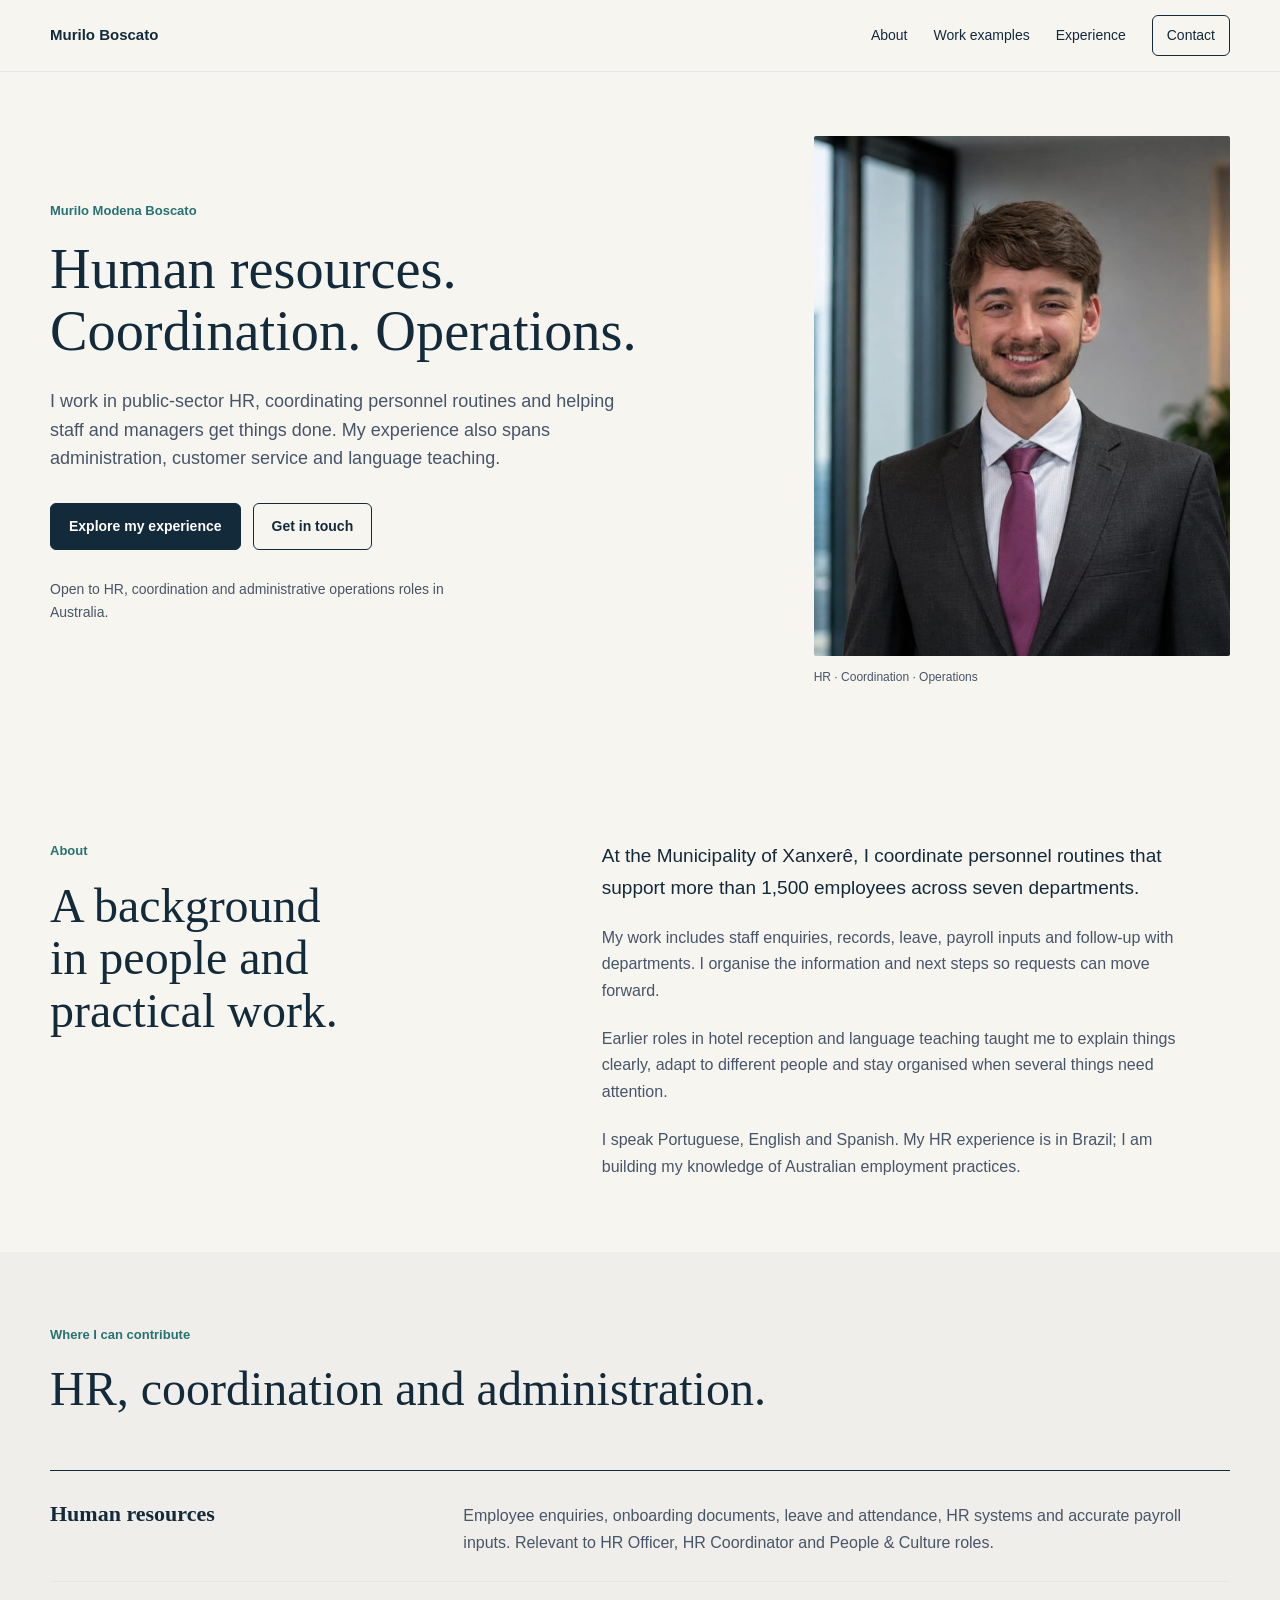
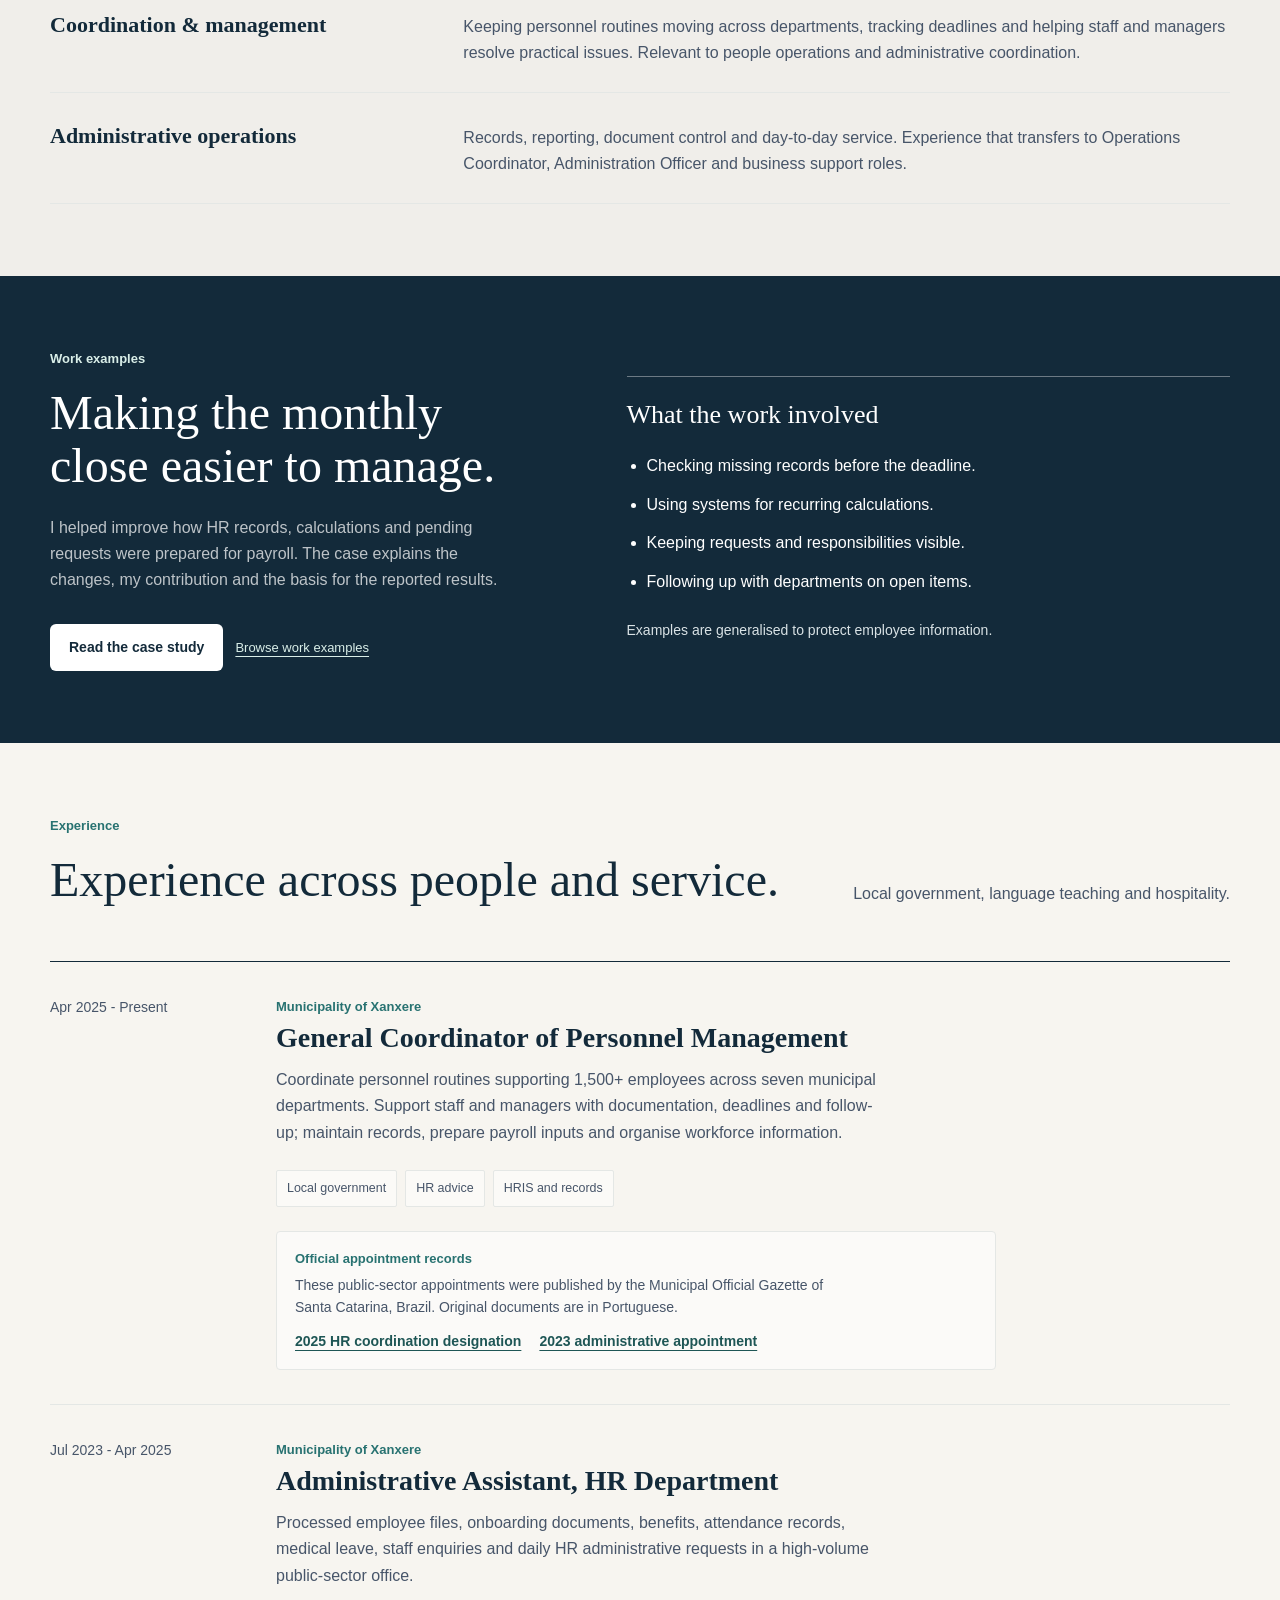
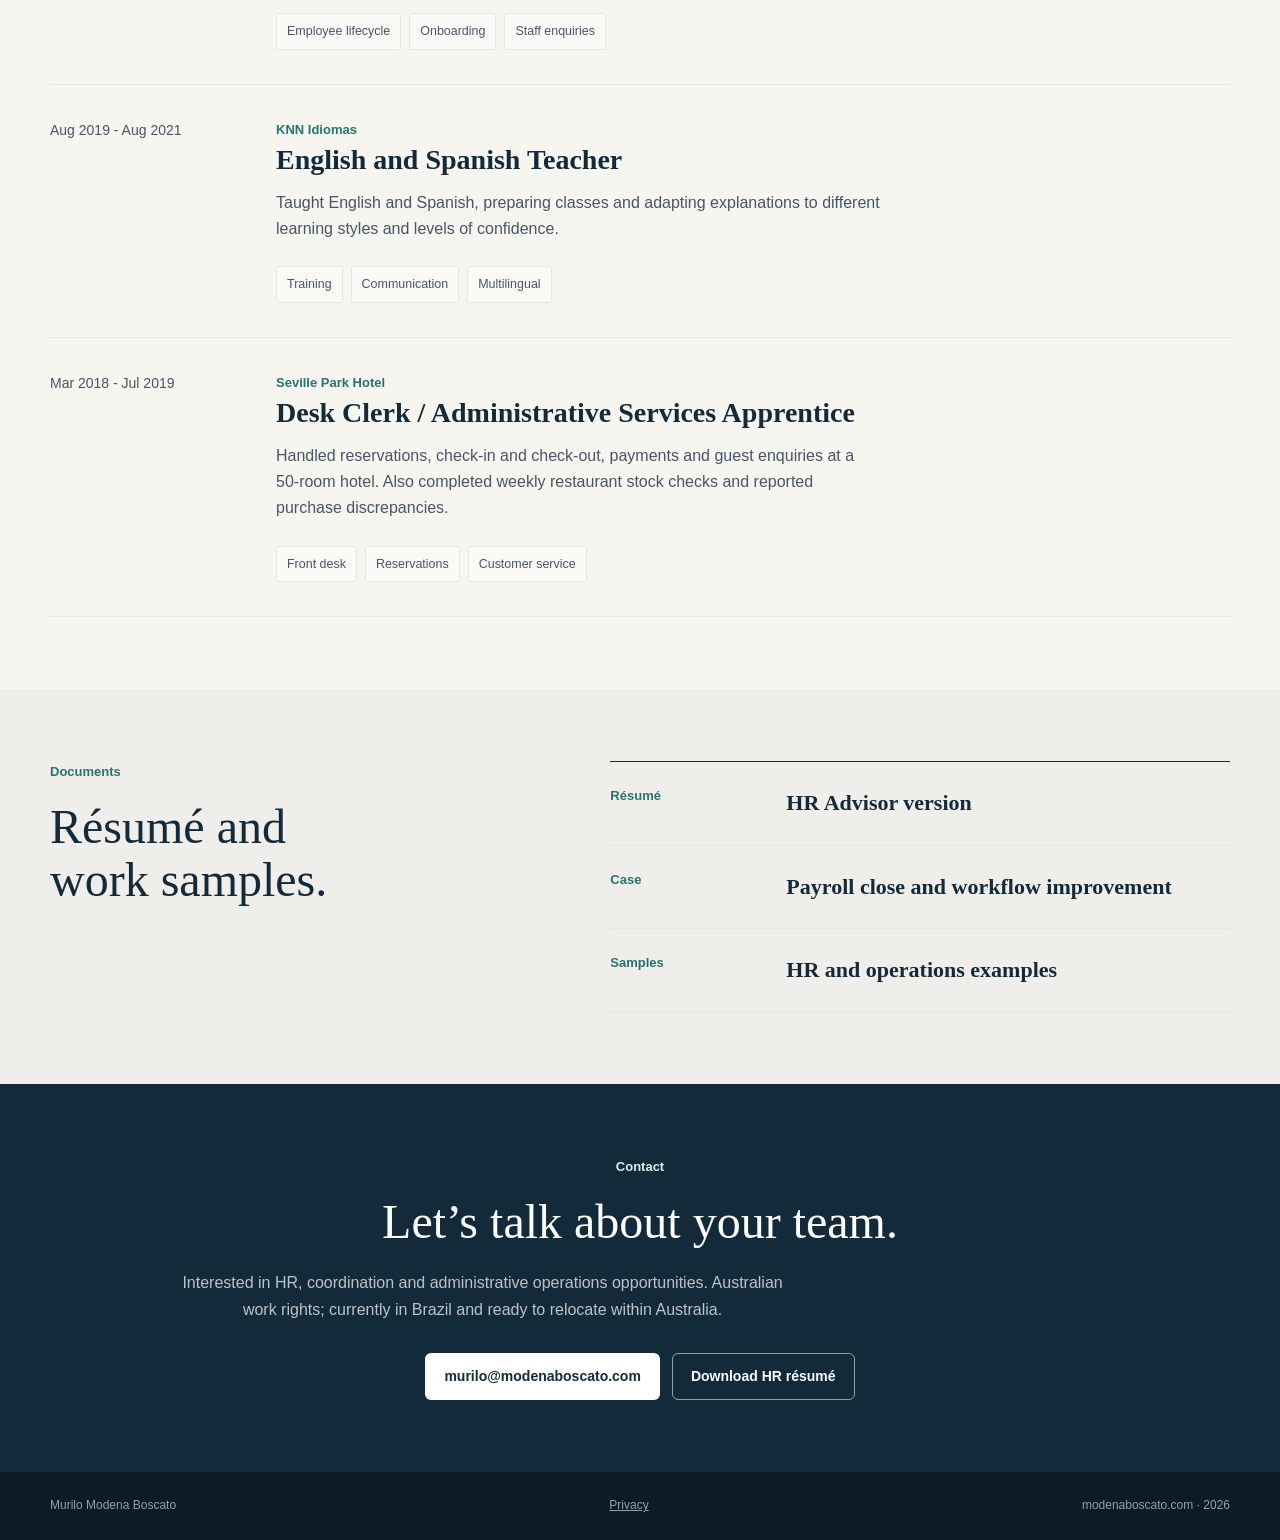
<file: index.html>
<!doctype html>
<html lang="en">
<head>
  <meta charset="utf-8">
  <meta name="viewport" content="width=device-width, initial-scale=1">
  <meta name="description" content="Murilo Boscato: experience in public-sector HR, personnel coordination and administration. Explore work examples, career history and contact details.">
  <meta name="robots" content="index,follow,max-image-preview:large">
  <meta name="theme-color" content="#132A3A">
  <link rel="canonical" href="https://modenaboscato.com/">
  <meta property="og:title" content="Murilo Boscato | HR, Management &amp; Operations">
  <meta property="og:description" content="Public-sector HR, personnel coordination and administrative operations. Career history and practical work examples from Murilo Boscato.">
  <meta property="og:type" content="website">
  <meta property="og:url" content="https://modenaboscato.com/">
  <meta property="og:image" content="https://modenaboscato.com/assets/murilo-boscato-profile.jpg">
  <title>Murilo Boscato | HR, Management &amp; Operations</title>
  <link rel="preload" href="assets/murilo-boscato-profile.jpg" as="image" type="image/jpeg">
  <link rel="icon" href="assets/favicon.svg" type="image/svg+xml">
  <link rel="manifest" href="site.webmanifest">
  <link rel="stylesheet" href="styles.css?v=20261020">
  <script type="application/ld+json">
  {
    "@context": "https://schema.org",
    "@type": "Person",
    "name": "Murilo Modena Boscato",
    "url": "https://modenaboscato.com/",
    "email": "mailto:murilo@modenaboscato.com",
    "jobTitle": "General Coordinator of Personnel Management",
    "knowsAbout": [
      "HR Advice",
      "HR Administration",
      "HRIS",
      "Employee Records",
      "Workforce Reporting",
      "Workforce Analytics",
      "Payroll Inputs",
      "Employee Lifecycle",
      "Stakeholder Management",
      "Leave and Attendance",
      "Document Control",
      "Process Improvement",
      "Local Government People Operations"
    ],
    "knowsLanguage": ["English", "Spanish", "Portuguese"]
  }
  </script>
</head>
<body>
  <a class="skip-link" href="#main">Skip to content</a>

  <header class="site-header" data-header>
    <a class="wordmark" href="#top" aria-label="Murilo Boscato, home">Murilo Boscato</a>
    <nav id="site-nav" class="site-nav" aria-label="Primary navigation">
      <a href="#about">About</a>
      <a href="#case-title">Work examples</a>
      <a href="#experience">Experience</a>
      <a class="nav-contact" href="#contact">Contact</a>
    </nav>
  </header>

  <main id="main">
    <section id="top" class="hero hr-hero" aria-labelledby="hero-title">
      <div class="shell hero-layout">
        <div class="hero-content">
          <p class="eyebrow">Murilo Modena Boscato</p>
          <h1 id="hero-title">Human resources.<br>Coordination. Operations.</h1>
          <p class="hero-copy">I work in public-sector HR, coordinating personnel routines and helping staff and managers get things done. My experience also spans administration, customer service and language teaching.</p>
          <div class="hero-actions">
            <a class="button button-primary" href="#experience">Explore my experience</a>
            <a class="button button-secondary" href="mailto:murilo@modenaboscato.com">Get in touch</a>
          </div>
          <p class="hero-status">Open to HR, coordination and administrative operations roles in Australia.</p>
        </div>
        <figure class="portrait-frame">
          <img class="hero-portrait" src="assets/murilo-boscato-profile.jpg" alt="Murilo Modena Boscato" width="900" height="900" fetchpriority="high">
          <figcaption>HR &middot; Coordination &middot; Operations</figcaption>
        </figure>
      </div>
    </section>

    <section id="about" class="section fit-section">
      <div class="shell split-layout">
        <div class="section-intro"><p class="section-kicker">About</p><h2>A background in people and practical work.</h2></div>
        <div class="fit-copy">
          <p class="lead">At the Municipality of Xanxerê, I coordinate personnel routines that support more than 1,500 employees across seven departments.</p>
          <p>My work includes staff enquiries, records, leave, payroll inputs and follow-up with departments. I organise the information and next steps so requests can move forward.</p>
          <p>Earlier roles in hotel reception and language teaching taught me to explain things clearly, adapt to different people and stay organised when several things need attention.</p>
          <p>I speak Portuguese, English and Spanish. My HR experience is in Brazil; I am building my knowledge of Australian employment practices.</p>
        </div>
      </div>
    </section>

    <section id="evidence" class="section evidence-section">
      <div class="shell">
        <div class="section-heading"><div><p class="section-kicker">Where I can contribute</p><h2>HR, coordination and administration.</h2></div></div>
        <div class="requirement-map" aria-label="Areas of experience">
          <article class="requirement-row"><strong>Human resources</strong><p>Employee enquiries, onboarding documents, leave and attendance, HR systems and accurate payroll inputs. Relevant to HR Officer, HR Coordinator and People &amp; Culture roles.</p></article>
          <article class="requirement-row"><strong>Coordination &amp; management</strong><p>Keeping personnel routines moving across departments, tracking deadlines and helping staff and managers resolve practical issues. Relevant to people operations and administrative coordination.</p></article>
          <article class="requirement-row"><strong>Administrative operations</strong><p>Records, reporting, document control and day-to-day service. Experience that transfers to Operations Coordinator, Administration Officer and business support roles.</p></article>
        </div>
      </div>
    </section>

    <section class="case-section" aria-labelledby="case-title">
      <div class="shell case-layout">
        <div class="case-copy"><p class="section-kicker light">Work examples</p><h2 id="case-title">Making the monthly close easier to manage.</h2><p>I helped improve how HR records, calculations and pending requests were prepared for payroll. The case explains the changes, my contribution and the basis for the reported results.</p><div class="case-actions"><a class="button button-light" href="work-sample.html">Read the case study</a><a class="case-text-link" href="samples.html">Browse work examples</a></div></div>
        <div class="case-summary"><h3>What the work involved</h3><ul><li>Checking missing records before the deadline.</li><li>Using systems for recurring calculations.</li><li>Keeping requests and responsibilities visible.</li><li>Following up with departments on open items.</li></ul><p>Examples are generalised to protect employee information.</p></div>
      </div>
    </section>

    <section id="experience" class="section experience-section">
      <div class="shell">
        <div class="section-heading reveal">
          <div>
            <p class="section-kicker">Experience</p>
            <h2>Experience across people and service.</h2>
          </div>
          <p>Local government, language teaching and hospitality.</p>
        </div>
        <div class="timeline">
          <article class="timeline-row reveal">
            <div class="timeline-date">Apr 2025 - Present</div>
            <div class="timeline-main">
              <p class="timeline-org">Municipality of Xanxere</p>
              <h3>General Coordinator of Personnel Management</h3>
              <p>Coordinate personnel routines supporting 1,500+ employees across seven municipal departments. Support staff and managers with documentation, deadlines and follow-up; maintain records, prepare payroll inputs and organise workforce information.</p>
              <div class="tag-list"><span>Local government</span><span>HR advice</span><span>HRIS and records</span></div>
              <div class="official-records" aria-label="Official public-sector appointment records">
                <span>Official appointment records</span>
                <p>These public-sector appointments were published by the Municipal Official Gazette of Santa Catarina, Brazil. Original documents are in Portuguese.</p>
                <div class="official-record-links">
                  <a href="https://static.dom.sc.gov.br/?r=site/atoView&amp;id=7168149" target="_blank" rel="noopener noreferrer">2025 HR coordination designation</a>
                  <a href="https://static.dom.sc.gov.br/?r=site/atoView&amp;id=4952966" target="_blank" rel="noopener noreferrer">2023 administrative appointment</a>
                </div>
              </div>
            </div>
          </article>
          <article class="timeline-row reveal">
            <div class="timeline-date">Jul 2023 - Apr 2025</div>
            <div class="timeline-main">
              <p class="timeline-org">Municipality of Xanxere</p>
              <h3>Administrative Assistant, HR Department</h3>
              <p>Processed employee files, onboarding documents, benefits, attendance records, medical leave, staff enquiries and daily HR administrative requests in a high-volume public-sector office.</p>
              <div class="tag-list"><span>Employee lifecycle</span><span>Onboarding</span><span>Staff enquiries</span></div>
            </div>
          </article>
          <article class="timeline-row reveal">
            <div class="timeline-date">Aug 2019 - Aug 2021</div>
            <div class="timeline-main">
              <p class="timeline-org">KNN Idiomas</p>
              <h3>English and Spanish Teacher</h3>
              <p>Taught English and Spanish, preparing classes and adapting explanations to different learning styles and levels of confidence.</p>
              <div class="tag-list"><span>Training</span><span>Communication</span><span>Multilingual</span></div>
            </div>
          </article>
          <article class="timeline-row reveal">
            <div class="timeline-date">Mar 2018 - Jul 2019</div>
            <div class="timeline-main">
              <p class="timeline-org">Seville Park Hotel</p>
              <h3>Desk Clerk / Administrative Services Apprentice</h3>
              <p>Handled reservations, check-in and check-out, payments and guest enquiries at a 50-room hotel. Also completed weekly restaurant stock checks and reported purchase discrepancies.</p>
              <div class="tag-list"><span>Front desk</span><span>Reservations</span><span>Customer service</span></div>
            </div>
          </article>
        </div>
      </div>
    </section>

    <section id="documents" class="section documents-section">
      <div class="shell documents-layout">
        <div class="section-intro">
          <p class="section-kicker">Documents</p>
          <h2>R&eacute;sum&eacute; and work samples.</h2>
        </div>
        <div class="document-list reveal">
          <a class="document-row" href="assets/murilo-boscato-hr-advisor-resume.pdf" download>
            <span>R&eacute;sum&eacute;</span>
            <strong>HR Advisor version</strong>
          </a>
          <a class="document-row" href="work-sample.html">
            <span>Case</span>
            <strong>Payroll close and workflow improvement</strong>
          </a>
          <a class="document-row" href="samples.html">
            <span>Samples</span>
            <strong>HR and operations examples</strong>
          </a>
        </div>
      </div>
    </section>

    <section id="contact" class="contact-section">
      <div class="shell contact-layout reveal">
        <p class="section-kicker light">Contact</p>
        <h2>Let’s talk about your team.</h2>
        <p class="contact-copy">Interested in HR, coordination and administrative operations opportunities. Australian work rights; currently in Brazil and ready to relocate within Australia.</p>
        <div class="contact-actions">
          <a class="button button-light" href="mailto:murilo@modenaboscato.com">murilo@modenaboscato.com</a>
          <a class="button button-outline-light" href="assets/murilo-boscato-hr-advisor-resume.pdf" download>Download HR r&eacute;sum&eacute;</a>
        </div>
      </div>
    </section>
  </main>

  <footer class="site-footer">
    <div class="shell footer-inner">
      <span>Murilo Modena Boscato</span><a href="privacy.html">Privacy</a>
      <span>modenaboscato.com &middot; <span data-year>2026</span></span>
    </div>
  </footer>
  <script src="script.js"></script>
</body>
</html>
</file>
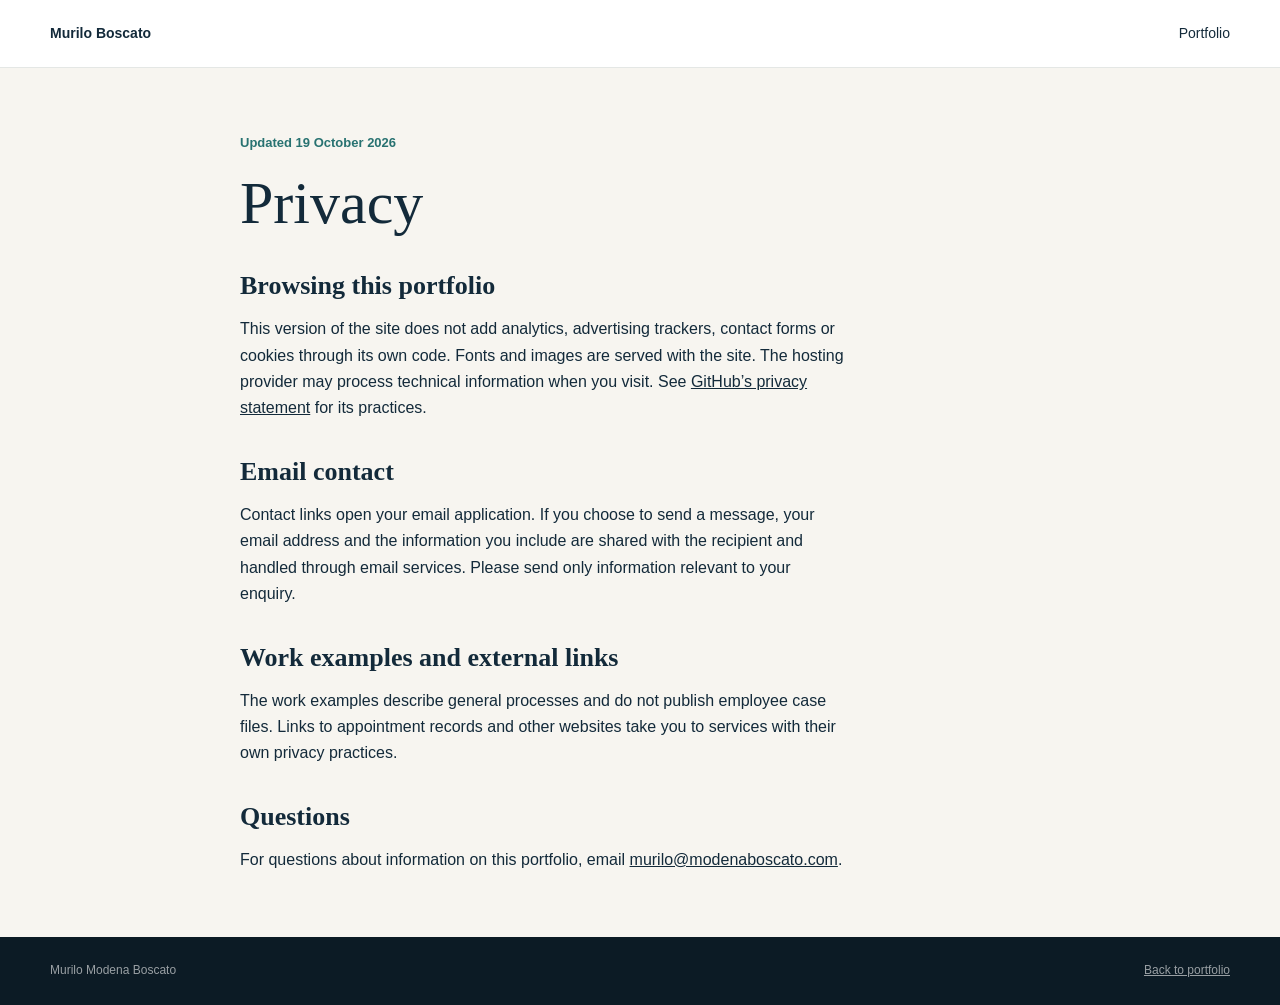
<file: privacy.html>
<!doctype html>
<html lang="en"><head>
<meta charset="utf-8"><meta name="viewport" content="width=device-width, initial-scale=1">
<title>Privacy | Murilo Boscato</title>
<meta name="description" content="How this professional portfolio handles browsing, email contact and links to other websites.">
<link rel="canonical" href="https://modenaboscato.com/privacy.html">
<meta property="og:title" content="Privacy | Murilo Boscato"><meta property="og:description" content="Information about browsing and contacting Murilo through this portfolio."><meta property="og:url" content="https://modenaboscato.com/privacy.html"><meta property="og:type" content="website"><meta property="og:image" content="https://modenaboscato.com/assets/murilo-boscato-profile.jpg">
<link rel="icon" href="assets/favicon.svg" type="image/svg+xml"><link rel="stylesheet" href="styles.css?v=20261020">
</head><body><a class="skip-link" href="#main">Skip to content</a><header class="sample-header"><a class="wordmark dark" href="index.html">Murilo Boscato</a><nav aria-label="Privacy navigation"><a href="index.html">Portfolio</a></nav></header>
<main id="main" class="shell privacy-page"><p class="section-kicker">Updated 19 October 2026</p><h1>Privacy</h1>
<h2>Browsing this portfolio</h2><p>This version of the site does not add analytics, advertising trackers, contact forms or cookies through its own code. Fonts and images are served with the site. The hosting provider may process technical information when you visit. See <a href="https://docs.github.com/en/site-policy/privacy-policies/github-general-privacy-statement">GitHub’s privacy statement</a> for its practices.</p>
<h2>Email contact</h2><p>Contact links open your email application. If you choose to send a message, your email address and the information you include are shared with the recipient and handled through email services. Please send only information relevant to your enquiry.</p>
<h2>Work examples and external links</h2><p>The work examples describe general processes and do not publish employee case files. Links to appointment records and other websites take you to services with their own privacy practices.</p>
<h2>Questions</h2><p>For questions about information on this portfolio, email <a href="mailto:murilo@modenaboscato.com">murilo@modenaboscato.com</a>.</p>
</main><footer class="site-footer"><div class="shell footer-inner"><span>Murilo Modena Boscato</span><a href="index.html">Back to portfolio</a></div></footer></body></html>
</file>
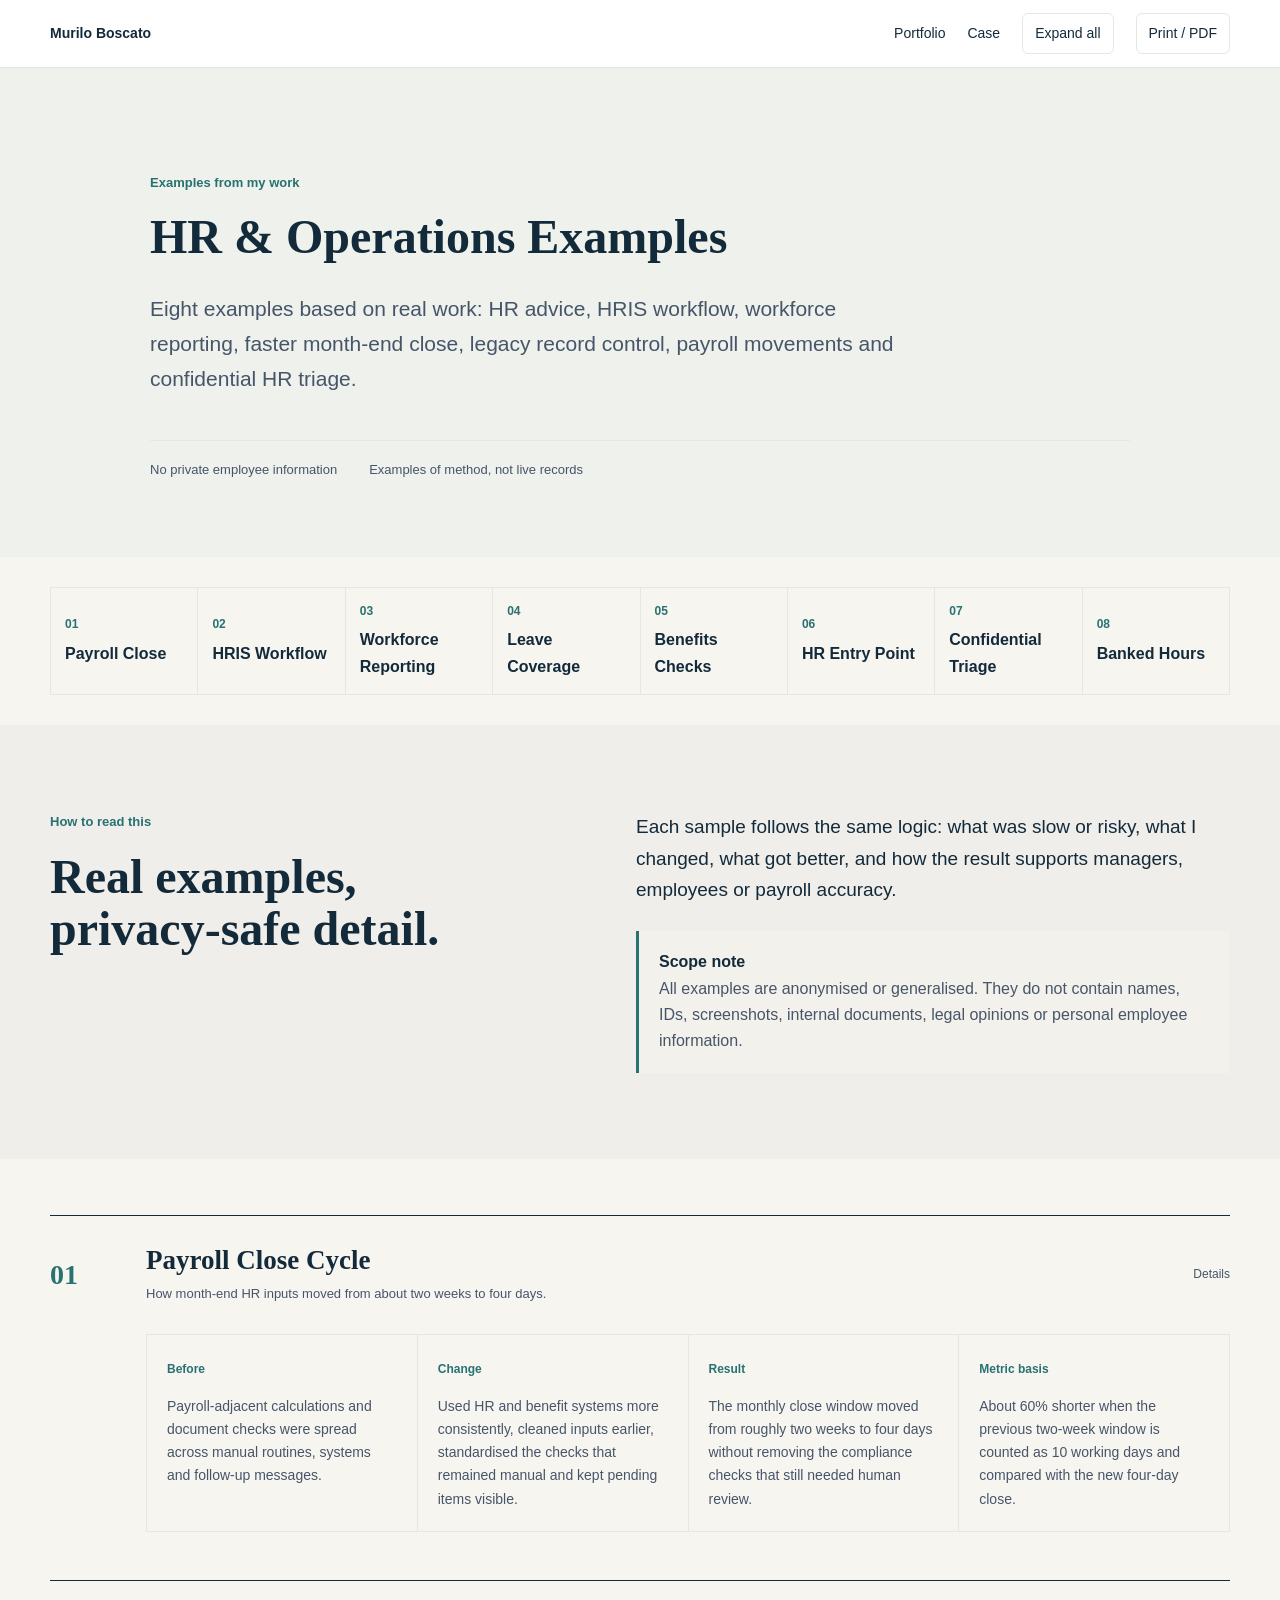
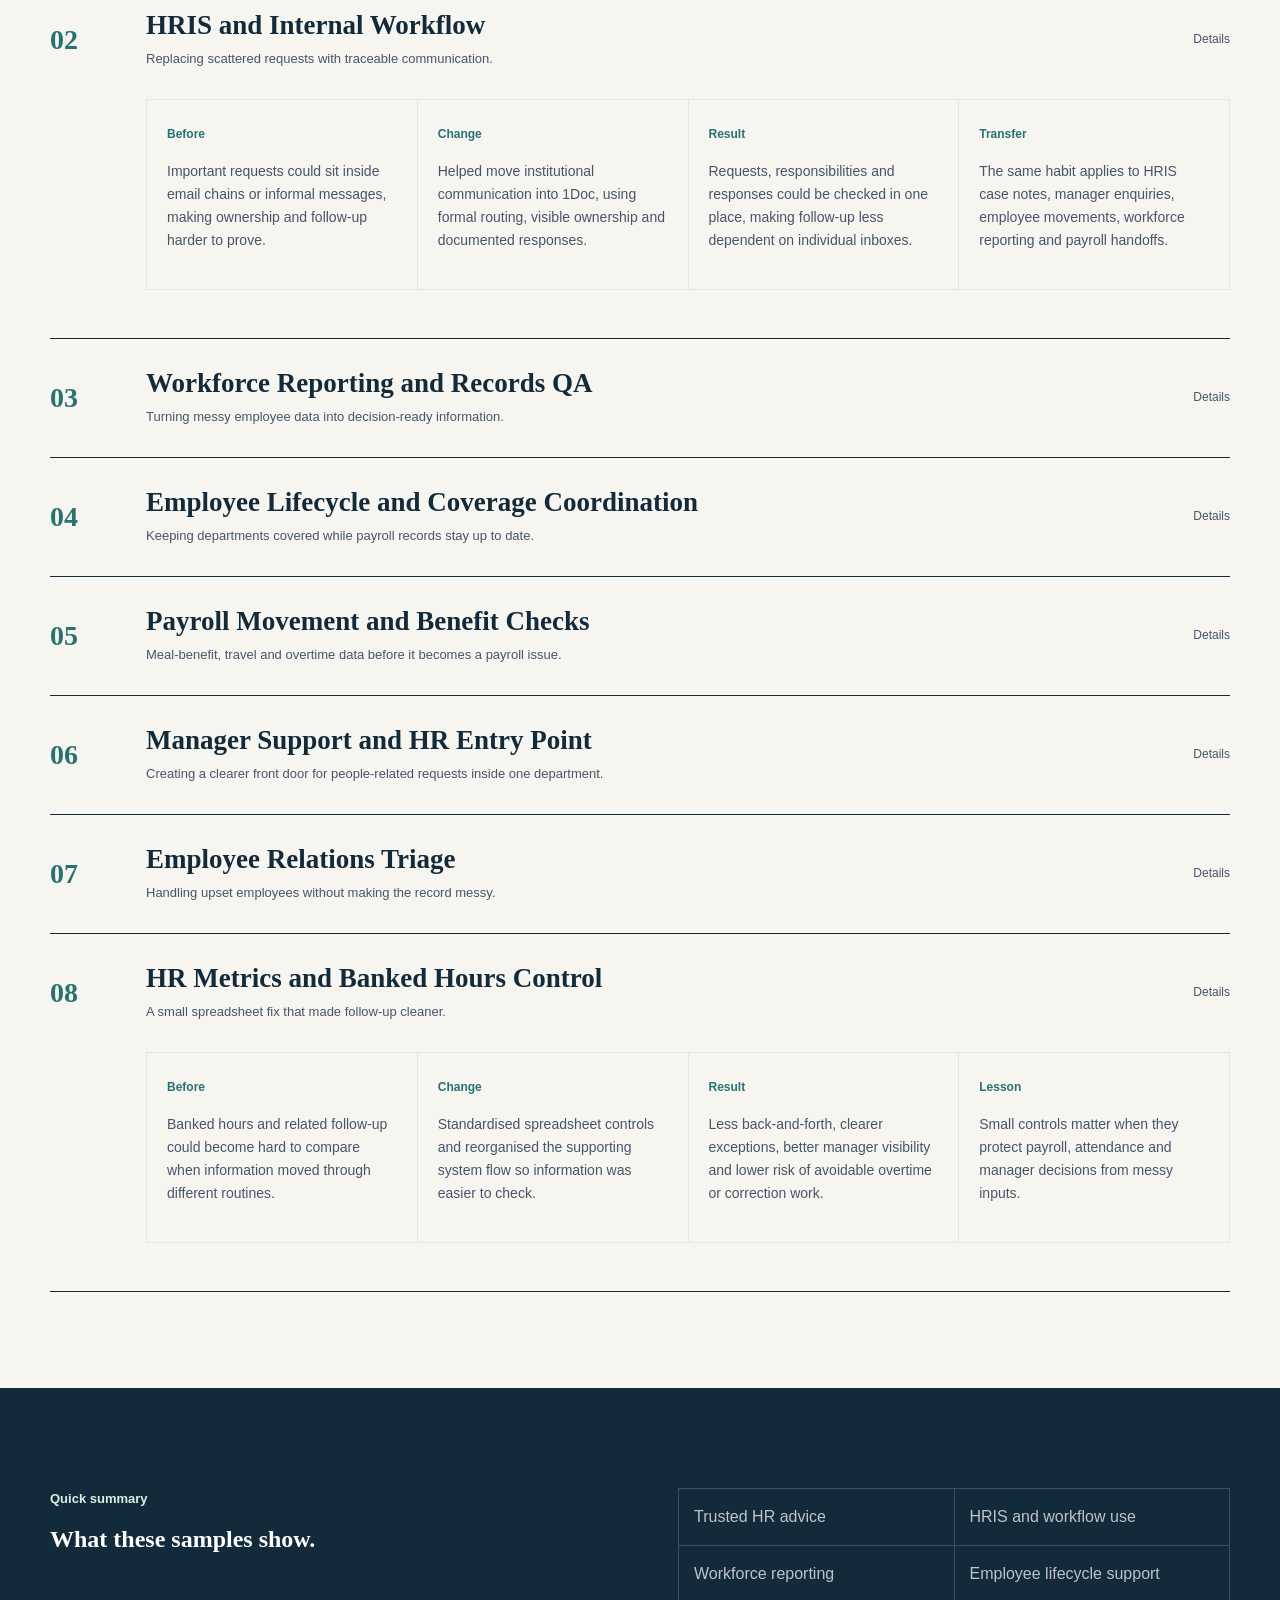
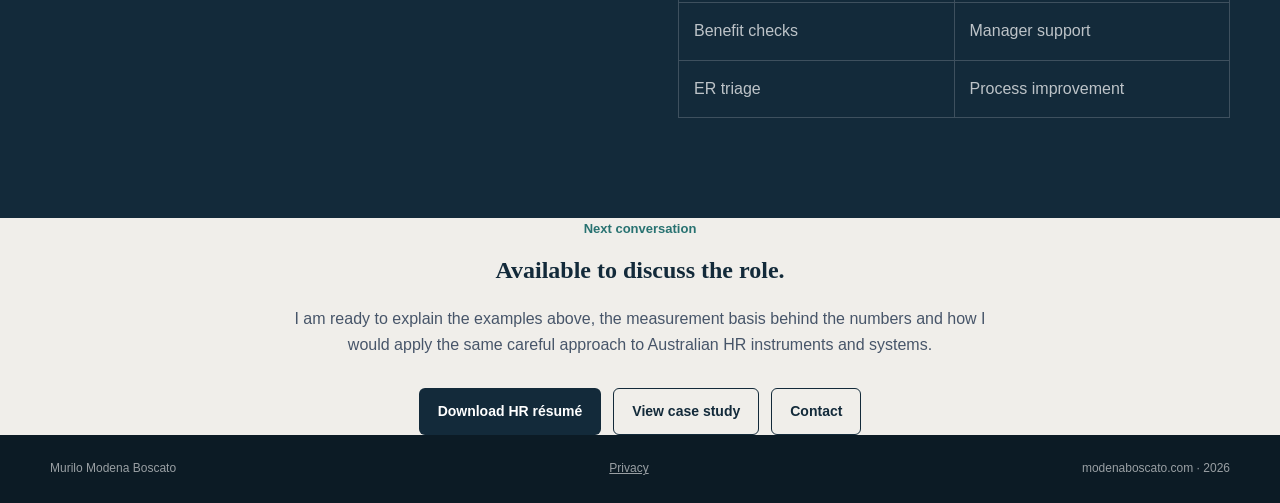
<file: samples.html>
<!doctype html>
<html lang="en">
<head>
  <meta charset="utf-8">
  <meta name="viewport" content="width=device-width, initial-scale=1">
  <meta name="description" content="Anonymised HR sample pack by Murilo Boscato: HR advice, HRIS workflow, workforce reporting, payroll close improvement, records quality, employee lifecycle and confidential case triage.">
  <meta name="theme-color" content="#132A3A">
  <link rel="canonical" href="https://modenaboscato.com/samples.html">
  <meta property="og:title" content="HR &amp; Operations Examples | Murilo Boscato">
  <meta property="og:description" content="Specific, anonymised examples of HR advice, HRIS workflow, workforce reporting, records control, payroll movements and process improvement.">
  <meta property="og:type" content="website">
  <meta property="og:url" content="https://modenaboscato.com/samples.html">
  <meta property="og:image" content="https://modenaboscato.com/assets/murilo-boscato-profile.jpg">
  <title>HR &amp; Operations Examples | Murilo Boscato</title>
  <link rel="icon" href="assets/favicon.svg" type="image/svg+xml">
  <link rel="manifest" href="site.webmanifest">
  <link rel="stylesheet" href="styles.css?v=20261020">
</head>
<body class="sample-page samples-page">
  <a class="skip-link" href="#main">Skip to content</a>
  <header class="sample-header samples-header">
    <a class="wordmark dark" href="index.html" aria-label="Return to portfolio">Murilo Boscato</a>
    <nav aria-label="Samples navigation">
      <a href="index.html">Portfolio</a>
      <a href="work-sample.html">Case</a>
      <button class="print-button" type="button" data-expand-samples>Expand all</button>
      <button class="print-button" type="button" data-print>Print / PDF</button>
    </nav>
  </header>

  <main id="main">
    <section class="sample-hero samples-hero">
      <div class="shell sample-hero-inner">
        <p class="section-kicker">Examples from my work</p>
        <h1>HR &amp; Operations Examples</h1>
        <p>Eight examples based on real work: HR advice, HRIS workflow, workforce reporting, faster month-end close, legacy record control, payroll movements and confidential HR triage.</p>
        <div class="sample-meta">
          <span>No private employee information</span>
          <span>Examples of method, not live records</span>
        </div>
      </div>
    </section>

    <nav class="sample-jump shell" aria-label="Sample index">
      <a href="#payroll-close"><span>01</span>Payroll Close</a>
      <a href="#communication"><span>02</span>HRIS Workflow</a>
      <a href="#legacy-records"><span>03</span>Workforce Reporting</a>
      <a href="#coverage"><span>04</span>Leave Coverage</a>
      <a href="#benefits"><span>05</span>Benefits Checks</a>
      <a href="#entry-point"><span>06</span>HR Entry Point</a>
      <a href="#confidential"><span>07</span>Confidential Triage</a>
      <a href="#banked-hours"><span>08</span>Banked Hours</a>
    </nav>

    <section class="samples-purpose">
      <div class="shell samples-purpose-grid">
        <div class="reveal">
          <p class="section-kicker">How to read this</p>
          <h2>Real examples, privacy-safe detail.</h2>
        </div>
        <div class="reveal">
          <p class="lead">Each sample follows the same logic: what was slow or risky, what I changed, what got better, and how the result supports managers, employees or payroll accuracy.</p>
          <aside class="scope-box"><strong>Scope note</strong><p>All examples are anonymised or generalised. They do not contain names, IDs, screenshots, internal documents, legal opinions or personal employee information.</p></aside>
        </div>
      </div>
    </section>

    <section class="samples-modules shell" aria-label="HR sample modules">
      <details class="sample-module case-module" id="payroll-close" open>
        <summary><span class="module-number">01</span><span><strong>Payroll Close Cycle</strong><small>How month-end HR inputs moved from about two weeks to four days.</small></span><span class="summary-action">Details</span></summary>
        <div class="module-body">
          <div class="mini-case-grid">
            <article><span>Before</span><p>Payroll-adjacent calculations and document checks were spread across manual routines, systems and follow-up messages.</p></article>
            <article><span>Change</span><p>Used HR and benefit systems more consistently, cleaned inputs earlier, standardised the checks that remained manual and kept pending items visible.</p></article>
            <article><span>Result</span><p>The monthly close window moved from roughly two weeks to four days without removing the compliance checks that still needed human review.</p></article>
            <article><span>Metric basis</span><p>About 60% shorter when the previous two-week window is counted as 10 working days and compared with the new four-day close.</p></article>
          </div>
        </div>
      </details>

      <details class="sample-module case-module" id="communication" open>
        <summary><span class="module-number">02</span><span><strong>HRIS and Internal Workflow</strong><small>Replacing scattered requests with traceable communication.</small></span><span class="summary-action">Details</span></summary>
        <div class="module-body">
          <div class="mini-case-grid">
            <article><span>Before</span><p>Important requests could sit inside email chains or informal messages, making ownership and follow-up harder to prove.</p></article>
            <article><span>Change</span><p>Helped move institutional communication into 1Doc, using formal routing, visible ownership and documented responses.</p></article>
            <article><span>Result</span><p>Requests, responsibilities and responses could be checked in one place, making follow-up less dependent on individual inboxes.</p></article>
            <article><span>Transfer</span><p>The same habit applies to HRIS case notes, manager enquiries, employee movements, workforce reporting and payroll handoffs.</p></article>
          </div>
        </div>
      </details>

      <details class="sample-module case-module" id="legacy-records">
        <summary><span class="module-number">03</span><span><strong>Workforce Reporting and Records QA</strong><small>Turning messy employee data into decision-ready information.</small></span><span class="summary-action">Details</span></summary>
        <div class="module-body">
          <div class="mini-case-grid">
            <article><span>Context</span><p>The organisation has decades of records, which means old information can be incomplete, duplicated or simply wrong.</p></article>
            <article><span>Risk</span><p>Bad HR data can affect payroll, benefits, attendance, travel payments, overtime records, employee confidence and manager decisions.</p></article>
            <article><span>Control</span><p>Check the source document, confirm effective dates, update systems when new information reaches HR and keep the audit trail clear.</p></article>
            <article><span>Output</span><p>Turn records and spreadsheets into clearer views of pending items, exceptions and follow-up owners.</p></article>
          </div>
        </div>
      </details>

      <details class="sample-module case-module" id="coverage">
        <summary><span class="module-number">04</span><span><strong>Employee Lifecycle and Coverage Coordination</strong><small>Keeping departments covered while payroll records stay up to date.</small></span><span class="summary-action">Details</span></summary>
        <div class="module-body">
          <div class="table-wrap">
            <table class="sample-table">
              <thead><tr><th>Trigger</th><th>HR action</th><th>Why it matters</th></tr></thead>
              <tbody>
                <tr><td>Hiring or starter documentation</td><td>Check required forms, source documents, role details and entry information.</td><td>Supports a cleaner employee lifecycle record from the beginning.</td></tr>
                <tr><td>Vacation request</td><td>Check timing, documentation, manager awareness and impact on the department schedule.</td><td>Prevents avoidable gaps and last-minute corrections.</td></tr>
                <tr><td>Medical leave</td><td>Control the absence record, required documents and communication path.</td><td>Protects both the employee record and payroll accuracy.</td></tr>
                <tr><td>Staff shortage</td><td>Reallocate available employees where possible and escalate structural gaps.</td><td>Keeps public services running with clearer ownership.</td></tr>
                <tr><td>Overtime or on-call</td><td>Check approval, period, department and payroll-relevant notes.</td><td>Reduces deduction errors, missed payments and rework.</td></tr>
                <tr><td>Work travel</td><td>Confirm communication, approval and record updates before payroll or benefit impact.</td><td>Avoids non-payment or incorrect deductions.</td></tr>
                <tr><td>Termination or movement</td><td>Check documents, effective dates and required handoff before closing the record.</td><td>Reduces downstream payroll and records corrections.</td></tr>
              </tbody>
            </table>
          </div>
        </div>
      </details>

      <details class="sample-module case-module" id="benefits">
        <summary><span class="module-number">05</span><span><strong>Payroll Movement and Benefit Checks</strong><small>Meal-benefit, travel and overtime data before it becomes a payroll issue.</small></span><span class="summary-action">Details</span></summary>
        <div class="module-body">
          <div class="mini-case-grid">
            <article><span>Systems</span><p>Worked with Softnex Integra for food and meal benefit calculations, alongside HR systems and government platforms.</p></article>
            <article><span>Common issue</span><p>If travel, overtime or leave is not communicated correctly, the employee can receive an incorrect deduction or miss an amount due.</p></article>
            <article><span>Control</span><p>Confirm the record before deadline, check missing information, then update or route the payroll-relevant input.</p></article>
            <article><span>Result</span><p>Faster calculation routines, fewer avoidable corrections and clearer handoff to payroll during monthly closing.</p></article>
          </div>
        </div>
      </details>

      <details class="sample-module case-module" id="entry-point">
        <summary><span class="module-number">06</span><span><strong>Manager Support and HR Entry Point</strong><small>Creating a clearer front door for people-related requests inside one department.</small></span><span class="summary-action">Details</span></summary>
        <div class="module-body">
          <div class="mini-case-grid">
            <article><span>Problem</span><p>One department needed a cleaner way to organise HR-related requests before they reached the central HR area.</p></article>
            <article><span>Change</span><p>Helped structure a support sub-sector with defined points of contact for HR intake and follow-up.</p></article>
            <article><span>Result</span><p>Requests became easier to classify, route and resolve because staff knew where to start and who was responsible.</p></article>
            <article><span>Transfer</span><p>This maps directly to trusted HR advice, manager support, employee lifecycle administration and case routing in a multidisciplinary organisation.</p></article>
          </div>
        </div>
      </details>

      <details class="sample-module case-module" id="confidential">
        <summary><span class="module-number">07</span><span><strong>Employee Relations Triage</strong><small>Handling upset employees without making the record messy.</small></span><span class="summary-action">Details</span></summary>
        <div class="module-body">
          <ol class="process-rail compact">
            <li><span>01</span><div><h3>Listen without rushing the answer</h3><p>Employees often arrive frustrated because HR is the entry point for a practical problem. The first job is to understand the issue clearly.</p></div></li>
            <li><span>02</span><div><h3>Separate feeling from process</h3><p>Stay calm, identify the actual record, deadline, document or decision affected, and avoid giving unsupported answers.</p></div></li>
            <li><span>03</span><div><h3>Solve or route</h3><p>Resolve what is within scope; route sensitive, conduct, performance, investigation or legal matters to the appropriate person.</p></div></li>
            <li><span>04</span><div><h3>Keep the channel formal</h3><p>Use proper communication channels so the matter is traceable and private details are not spread informally.</p></div></li>
          </ol>
        </div>
      </details>

      <details class="sample-module case-module" id="banked-hours" open>
        <summary><span class="module-number">08</span><span><strong>HR Metrics and Banked Hours Control</strong><small>A small spreadsheet fix that made follow-up cleaner.</small></span><span class="summary-action">Details</span></summary>
        <div class="module-body">
          <div class="mini-case-grid">
            <article><span>Before</span><p>Banked hours and related follow-up could become hard to compare when information moved through different routines.</p></article>
            <article><span>Change</span><p>Standardised spreadsheet controls and reorganised the supporting system flow so information was easier to check.</p></article>
            <article><span>Result</span><p>Less back-and-forth, clearer exceptions, better manager visibility and lower risk of avoidable overtime or correction work.</p></article>
            <article><span>Lesson</span><p>Small controls matter when they protect payroll, attendance and manager decisions from messy inputs.</p></article>
          </div>
        </div>
      </details>
    </section>

    <section class="recruiter-summary">
      <div class="shell recruiter-grid">
        <div><p class="section-kicker light">Quick summary</p><h2>What these samples show.</h2></div>
        <ul>
          <li>Trusted HR advice</li>
          <li>HRIS and workflow use</li>
          <li>Workforce reporting</li>
          <li>Employee lifecycle support</li>
          <li>Benefit checks</li>
          <li>Manager support</li>
          <li>ER triage</li>
          <li>Process improvement</li>
        </ul>
      </div>
    </section>

    <section class="samples-cta">
      <div class="shell contact-layout">
        <p class="section-kicker">Next conversation</p>
        <h2>Available to discuss the role.</h2>
        <p>I am ready to explain the examples above, the measurement basis behind the numbers and how I would apply the same careful approach to Australian HR instruments and systems.</p>
        <div class="contact-actions">
          <a class="button button-primary" href="assets/murilo-boscato-hr-advisor-resume.pdf" download>Download HR r&eacute;sum&eacute;</a>
          <a class="button sample-dark-button" href="work-sample.html">View case study</a>
          <a class="button sample-dark-button" href="mailto:murilo@modenaboscato.com">Contact</a>
        </div>
      </div>
    </section>
  </main>

  <footer class="site-footer"><div class="shell footer-inner"><span>Murilo Modena Boscato</span><a href="privacy.html">Privacy</a><span>modenaboscato.com &middot; <span data-year>2026</span></span></div></footer>
  <script src="script.js"></script>
</body>
</html>
</file>
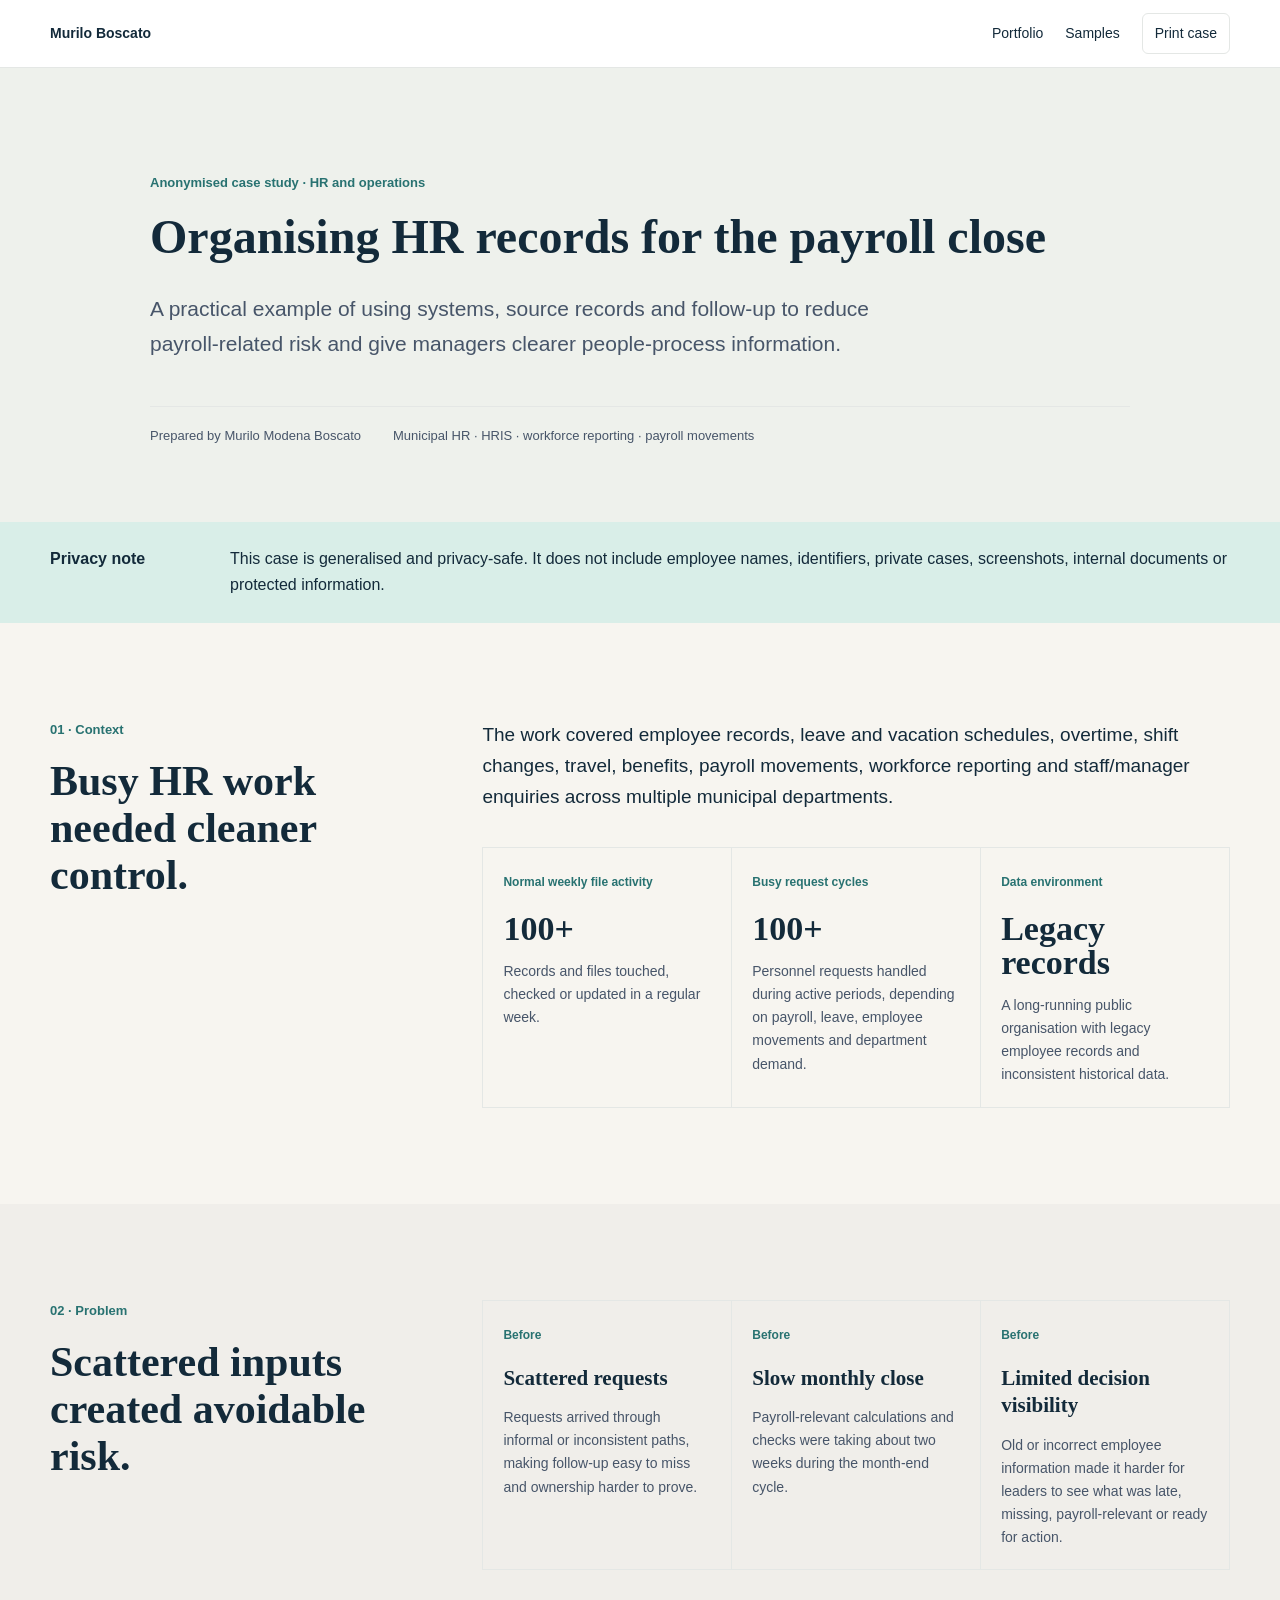
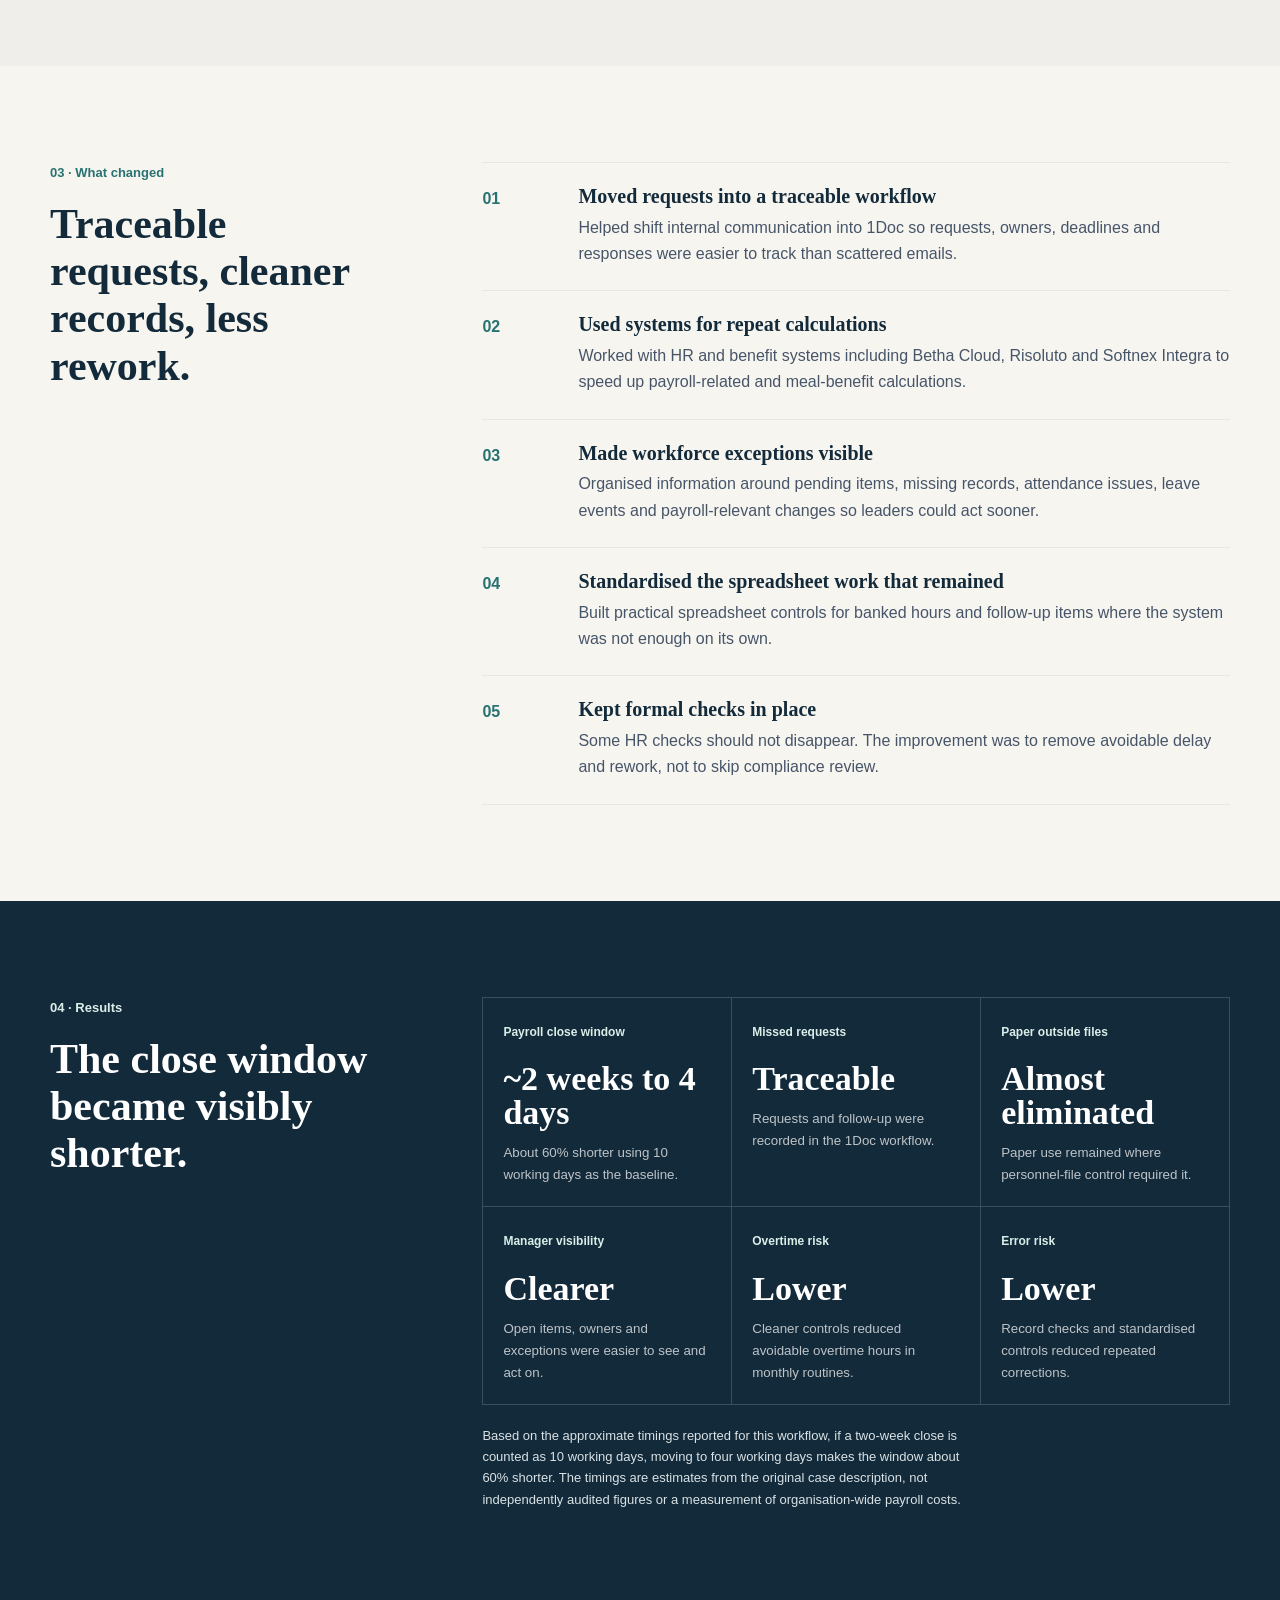
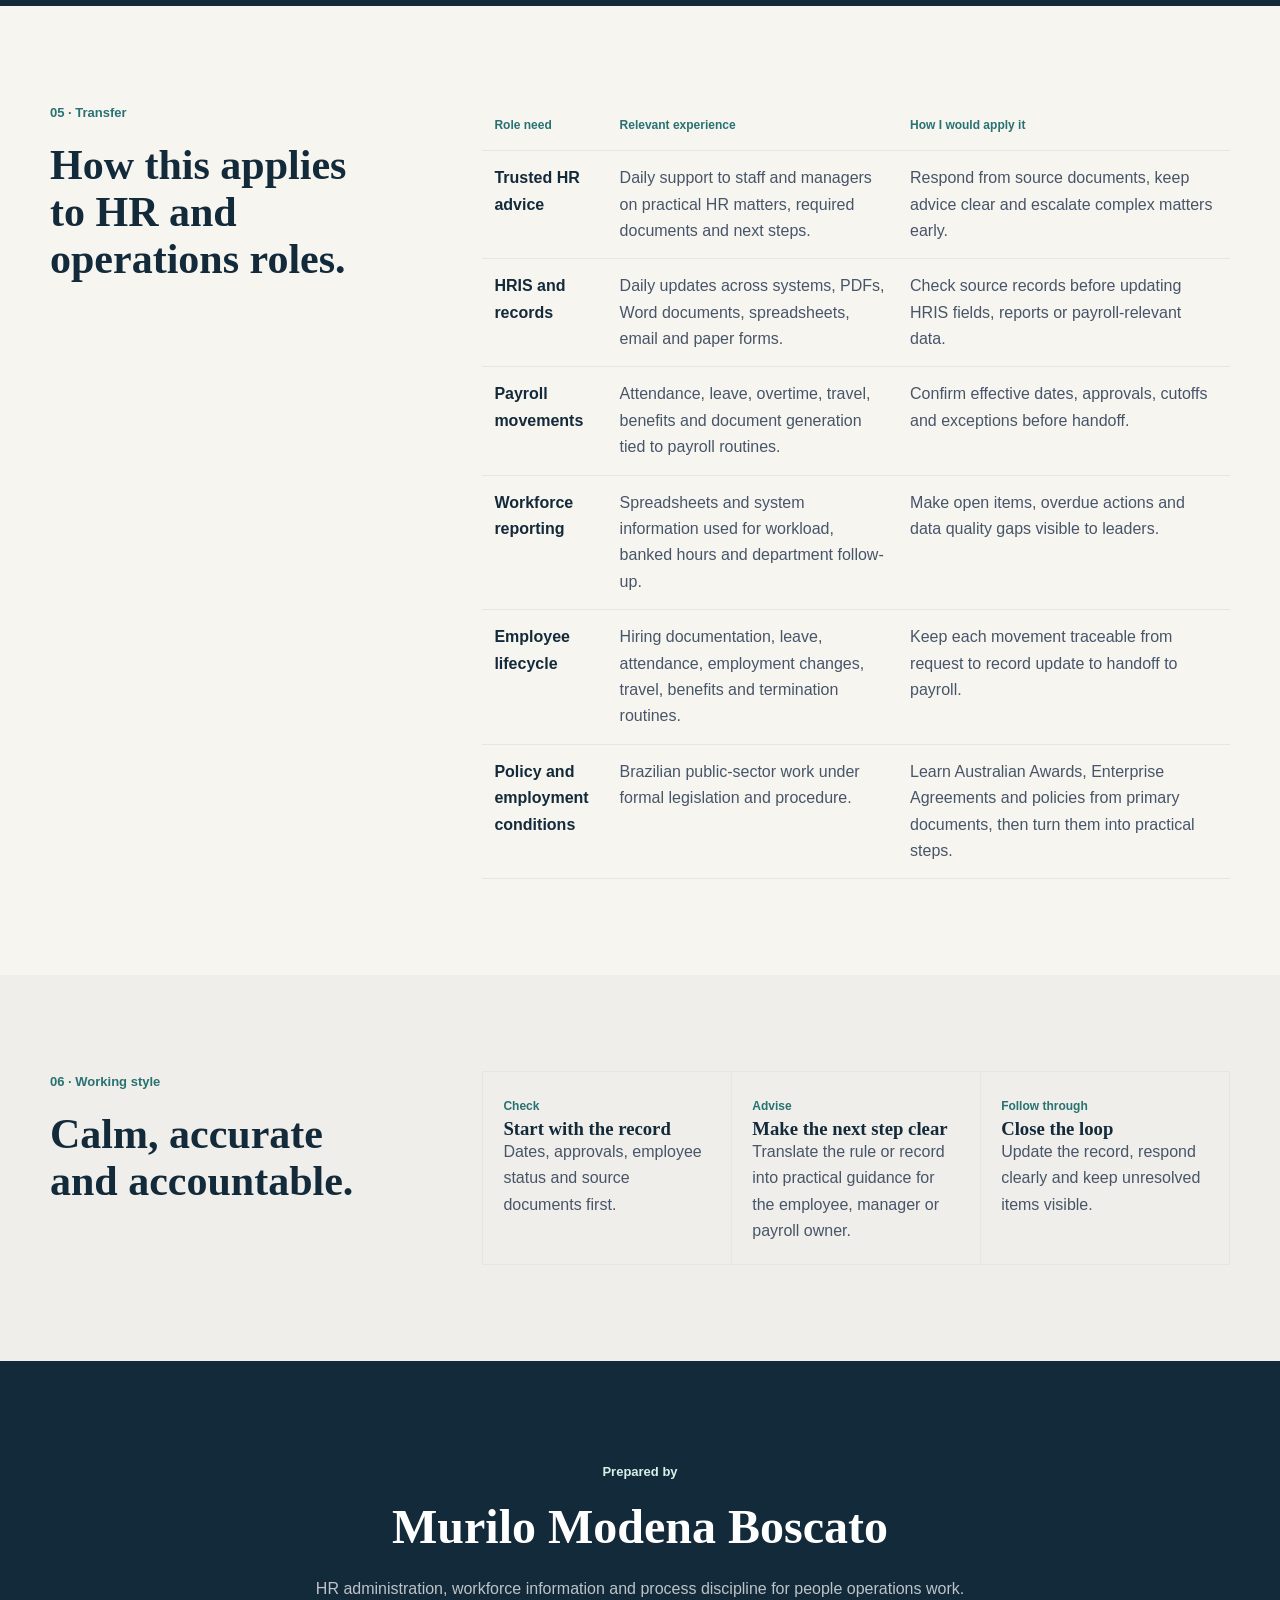
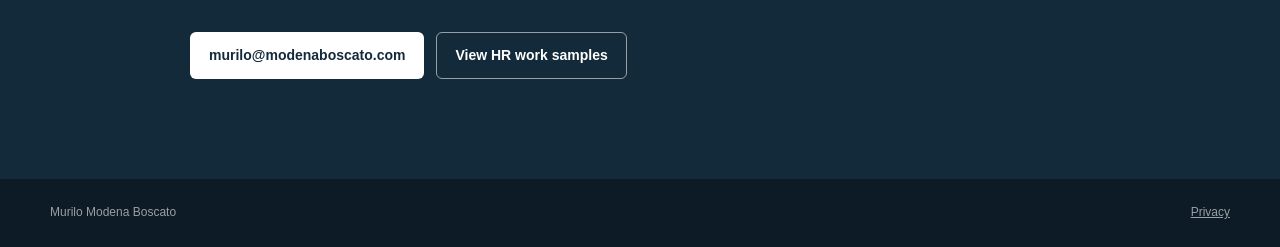
<file: work-sample.html>
<!doctype html>
<html lang="en">
<head>
  <meta charset="utf-8">
  <meta name="viewport" content="width=device-width, initial-scale=1">
  <meta name="description" content="A work example from Murilo Boscato: organising personnel records, payroll inputs and departmental follow-up in municipal HR.">
  <meta name="theme-color" content="#132A3A">
  <link rel="canonical" href="https://modenaboscato.com/work-sample.html">
  <meta property="og:title" content="Payroll and Workflow Case | Murilo Boscato">
  <meta property="og:description" content="How I helped organise HR inputs, records and follow-up for the monthly payroll close.">
  <meta property="og:type" content="website">
  <meta property="og:url" content="https://modenaboscato.com/work-sample.html">
  <meta property="og:image" content="https://modenaboscato.com/assets/murilo-boscato-profile.jpg">
  <title>Payroll Close and HR Workflow Case | Murilo Boscato</title>
  <link rel="icon" href="assets/favicon.svg" type="image/svg+xml">
  <link rel="manifest" href="site.webmanifest">
  <link rel="stylesheet" href="styles.css?v=20261020">
</head>
<body class="sample-page">
  <a class="skip-link" href="#main">Skip to content</a>
  <header class="sample-header">
    <a class="wordmark dark" href="index.html" aria-label="Return to portfolio">Murilo Boscato</a>
    <nav aria-label="Case navigation">
      <a href="index.html">Portfolio</a>
      <a href="samples.html">Samples</a>
      <button class="print-button" type="button" data-print>Print case</button>
    </nav>
  </header>

  <main id="main">
    <section class="sample-hero case-hero">
      <div class="shell sample-hero-inner">
        <p class="section-kicker">Anonymised case study &middot; HR and operations</p>
        <h1>Organising HR records for the payroll close</h1>
        <p>A practical example of using systems, source records and follow-up to reduce payroll-related risk and give managers clearer people-process information.</p>
        <div class="sample-meta">
          <span>Prepared by Murilo Modena Boscato</span>
          <span>Municipal HR &middot; HRIS &middot; workforce reporting &middot; payroll movements</span>
        </div>
      </div>
    </section>

    <section class="sample-disclaimer">
      <div class="shell">
        <strong>Privacy note</strong>
        <p>This case is generalised and privacy-safe. It does not include employee names, identifiers, private cases, screenshots, internal documents or protected information.</p>
      </div>
    </section>

    <section class="playbook-section">
      <div class="shell playbook-grid">
        <div class="playbook-index reveal">
          <p class="section-kicker">01 &middot; Context</p>
          <h2>Busy HR work needed cleaner control.</h2>
        </div>
        <div class="playbook-content reveal">
          <p class="lead">The work covered employee records, leave and vacation schedules, overtime, shift changes, travel, benefits, payroll movements, workforce reporting and staff/manager enquiries across multiple municipal departments.</p>
          <div class="case-facts">
            <article><span>Normal weekly file activity</span><strong>100+</strong><p>Records and files touched, checked or updated in a regular week.</p></article>
            <article><span>Busy request cycles</span><strong>100+</strong><p>Personnel requests handled during active periods, depending on payroll, leave, employee movements and department demand.</p></article>
            <article><span>Data environment</span><strong>Legacy records</strong><p>A long-running public organisation with legacy employee records and inconsistent historical data.</p></article>
          </div>
        </div>
      </div>
    </section>

    <section class="playbook-section tinted">
      <div class="shell playbook-grid">
        <div class="playbook-index reveal">
          <p class="section-kicker">02 &middot; Problem</p>
          <h2>Scattered inputs created avoidable risk.</h2>
        </div>
        <div class="playbook-content reveal">
          <div class="before-after-grid">
            <article>
              <span>Before</span>
              <h3>Scattered requests</h3>
              <p>Requests arrived through informal or inconsistent paths, making follow-up easy to miss and ownership harder to prove.</p>
            </article>
            <article>
              <span>Before</span>
              <h3>Slow monthly close</h3>
              <p>Payroll-relevant calculations and checks were taking about two weeks during the month-end cycle.</p>
            </article>
            <article>
              <span>Before</span>
              <h3>Limited decision visibility</h3>
              <p>Old or incorrect employee information made it harder for leaders to see what was late, missing, payroll-relevant or ready for action.</p>
            </article>
          </div>
        </div>
      </div>
    </section>

    <section class="playbook-section">
      <div class="shell playbook-grid">
        <div class="playbook-index reveal">
          <p class="section-kicker">03 &middot; What changed</p>
          <h2>Traceable requests, cleaner records, less rework.</h2>
        </div>
        <div class="playbook-content reveal">
          <ol class="process-rail">
            <li><span>01</span><div><h3>Moved requests into a traceable workflow</h3><p>Helped shift internal communication into 1Doc so requests, owners, deadlines and responses were easier to track than scattered emails.</p></div></li>
            <li><span>02</span><div><h3>Used systems for repeat calculations</h3><p>Worked with HR and benefit systems including Betha Cloud, Risoluto and Softnex Integra to speed up payroll-related and meal-benefit calculations.</p></div></li>
            <li><span>03</span><div><h3>Made workforce exceptions visible</h3><p>Organised information around pending items, missing records, attendance issues, leave events and payroll-relevant changes so leaders could act sooner.</p></div></li>
            <li><span>04</span><div><h3>Standardised the spreadsheet work that remained</h3><p>Built practical spreadsheet controls for banked hours and follow-up items where the system was not enough on its own.</p></div></li>
            <li><span>05</span><div><h3>Kept formal checks in place</h3><p>Some HR checks should not disappear. The improvement was to remove avoidable delay and rework, not to skip compliance review.</p></div></li>
          </ol>
        </div>
      </div>
    </section>

    <section class="playbook-section dashboard-section">
      <div class="shell playbook-grid">
        <div class="playbook-index reveal">
          <p class="section-kicker light">04 &middot; Results</p>
          <h2>The close window became visibly shorter.</h2>
        </div>
        <div class="playbook-content reveal">
          <div class="metric-proof-grid" aria-label="Measured and estimated results">
            <article><span>Payroll close window</span><strong>~2 weeks to 4 days</strong><small>About 60% shorter using 10 working days as the baseline.</small></article>
            <article><span>Missed requests</span><strong>Traceable</strong><small>Requests and follow-up were recorded in the 1Doc workflow.</small></article>
            <article><span>Paper outside files</span><strong>Almost eliminated</strong><small>Paper use remained where personnel-file control required it.</small></article>
            <article><span>Manager visibility</span><strong>Clearer</strong><small>Open items, owners and exceptions were easier to see and act on.</small></article>
            <article><span>Overtime risk</span><strong>Lower</strong><small>Cleaner controls reduced avoidable overtime hours in monthly routines.</small></article>
            <article><span>Error risk</span><strong>Lower</strong><small>Record checks and standardised controls reduced repeated corrections.</small></article>
          </div>
          <p class="dashboard-note">Based on the approximate timings reported for this workflow, if a two-week close is counted as 10 working days, moving to four working days makes the window about 60% shorter. The timings are estimates from the original case description, not independently audited figures or a measurement of organisation-wide payroll costs.</p>
        </div>
      </div>
    </section>

    <section class="playbook-section">
      <div class="shell playbook-grid">
        <div class="playbook-index reveal">
          <p class="section-kicker">05 &middot; Transfer</p>
          <h2>How this applies to HR and operations roles.</h2>
        </div>
        <div class="playbook-content reveal">
          <div class="table-wrap">
            <table class="sample-table">
              <thead><tr><th>Role need</th><th>Relevant experience</th><th>How I would apply it</th></tr></thead>
              <tbody>
                <tr><td>Trusted HR advice</td><td>Daily support to staff and managers on practical HR matters, required documents and next steps.</td><td>Respond from source documents, keep advice clear and escalate complex matters early.</td></tr>
                <tr><td>HRIS and records</td><td>Daily updates across systems, PDFs, Word documents, spreadsheets, email and paper forms.</td><td>Check source records before updating HRIS fields, reports or payroll-relevant data.</td></tr>
                <tr><td>Payroll movements</td><td>Attendance, leave, overtime, travel, benefits and document generation tied to payroll routines.</td><td>Confirm effective dates, approvals, cutoffs and exceptions before handoff.</td></tr>
                <tr><td>Workforce reporting</td><td>Spreadsheets and system information used for workload, banked hours and department follow-up.</td><td>Make open items, overdue actions and data quality gaps visible to leaders.</td></tr>
                <tr><td>Employee lifecycle</td><td>Hiring documentation, leave, attendance, employment changes, travel, benefits and termination routines.</td><td>Keep each movement traceable from request to record update to handoff to payroll.</td></tr>
                <tr><td>Policy and employment conditions</td><td>Brazilian public-sector work under formal legislation and procedure.</td><td>Learn Australian Awards, Enterprise Agreements and policies from primary documents, then turn them into practical steps.</td></tr>
              </tbody>
            </table>
          </div>
        </div>
      </div>
    </section>

    <section class="playbook-section tinted">
      <div class="shell playbook-grid">
        <div class="playbook-index reveal">
          <p class="section-kicker">06 &middot; Working style</p>
          <h2>Calm, accurate and accountable.</h2>
        </div>
        <div class="playbook-content reveal">
          <div class="control-grid">
            <article><span>Check</span><h3>Start with the record</h3><p>Dates, approvals, employee status and source documents first.</p></article>
            <article><span>Advise</span><h3>Make the next step clear</h3><p>Translate the rule or record into practical guidance for the employee, manager or payroll owner.</p></article>
            <article><span>Follow through</span><h3>Close the loop</h3><p>Update the record, respond clearly and keep unresolved items visible.</p></article>
          </div>
        </div>
      </div>
    </section>

    <section class="sample-close">
      <div class="shell">
        <p class="section-kicker light">Prepared by</p>
        <h2>Murilo Modena Boscato</h2>
        <p>HR administration, workforce information and process discipline for people operations work.</p>
        <div class="contact-actions">
          <a class="button button-light" href="mailto:murilo@modenaboscato.com">murilo@modenaboscato.com</a>
          <a class="button button-outline-light" href="samples.html">View HR work samples</a>
        </div>
      </div>
    </section>
  </main>
  <footer class="site-footer"><div class="shell footer-inner"><span>Murilo Modena Boscato</span><a href="privacy.html">Privacy</a></div></footer>
  <script src="script.js"></script>
</body>
</html>
</file>
<file: styles.css>
:root {
  --ink: #132a3a;
  --ink-soft: #475569;
  --paper: #f7f5f0;
  --white: #ffffff;
  --forest: #132a3a;
  --forest-2: #0c1b25;
  --clay: #287271;
  --clay-dark: #1e5655;
  --gold: #287271;
  --gold-light: #d9eee8;
  --blue: #287271;
  --mist: #e4e7e5;
  --line: #e4e7e5;
  --radius: 6px;
  --shell: 1180px;
  --header-h: 72px;
  --font-body: "Segoe UI", Arial, sans-serif;
  --font-display: Georgia, "Times New Roman", serif;
}

* { box-sizing: border-box; }
html { scroll-behavior: smooth; }
body {
  margin: 0;
  color: var(--ink);
  background: var(--paper);
  font-family: var(--font-body);
  font-size: 16px;
  line-height: 1.65;
  letter-spacing: 0;
  text-rendering: optimizeLegibility;
  overflow-x: hidden;
}
body.menu-open { overflow: hidden; }
img { max-width: 100%; display: block; }
a { color: inherit; }
button, a { -webkit-tap-highlight-color: transparent; }
button { font: inherit; }
h1, h2, h3, p { overflow-wrap: anywhere; }
h1, h2, h3 { margin: 0; font-family: var(--font-display); line-height: 1.08; letter-spacing: 0; }
p { margin: 0; }
.shell { width: min(calc(100% - 48px), var(--shell)); margin-inline: auto; }
.skip-link { position: fixed; left: 16px; top: -80px; z-index: 1000; padding: 10px 14px; background: var(--white); color: var(--ink); }
.skip-link:focus { top: 12px; }

.site-header {
  position: absolute;
  inset: 0 0 auto;
  height: var(--header-h);
  z-index: 20;
  display: flex;
  align-items: center;
  justify-content: space-between;
  padding-inline: max(24px, calc((100% - var(--shell)) / 2));
  border-bottom: 1px solid rgba(255,255,255,.22);
  color: var(--white);
}
.site-header.is-scrolled { position: fixed; background: rgba(19,42,58,.96); backdrop-filter: blur(12px); }
.wordmark { font-size: 15px; font-weight: 700; letter-spacing: 0; text-decoration: none; }
.wordmark.dark { color: var(--ink); }
.site-nav { display: flex; align-items: center; gap: 26px; font-size: 14px; }
.site-nav a { text-decoration: none; color: rgba(255,255,255,.82); }
.site-nav a:hover, .site-nav a:focus-visible { color: var(--white); }
.nav-contact { border: 1px solid rgba(255,255,255,.6); padding: 8px 14px; border-radius: var(--radius); }
.menu-toggle { display: none; width: 42px; height: 42px; border: 0; background: transparent; padding: 10px; cursor: pointer; }
.menu-toggle span { display: block; height: 2px; margin: 5px 0; background: var(--white); }

.hero {
  position: relative;
  min-height: clamp(560px, 76svh, 700px);
  display: grid;
  align-items: end;
  overflow: hidden;
  color: var(--white);
  background: var(--paper);
}
.hero::after { display: none; }
.hero-portrait {
  position: absolute;
  right: max(28px, calc((100% - var(--shell)) / 2 + 42px));
  bottom: 54px;
  width: min(31vw, 360px);
  height: min(42vw, 460px);
  border-radius: var(--radius);
  object-fit: cover;
  object-position: center top;
  border: 1px solid rgba(246,245,239,.38);
  box-shadow: none;
  z-index: 1;
}

.hero-content { position: relative; z-index: 3; padding-block: calc(var(--header-h) + 70px) 70px; }
.eyebrow, .section-kicker {
  margin-bottom: 18px;
  color: var(--gold);
  font-size: 13px;
  font-weight: 600;
  text-transform: none;
  letter-spacing: 0;
}
.section-kicker.light { color: var(--gold-light); }
.hero h1 { max-width: 760px; font-size: 72px; font-weight: 700; line-height: 1.02; }
.hero-copy { max-width: 68ch; margin-top: 24px; color: rgba(255,255,255,.88); font-size: 18px; line-height: 1.6; }
.hero-actions, .contact-actions, .case-actions { display: flex; flex-wrap: wrap; gap: 12px; margin-top: 30px; }
.button {
  min-height: 46px;
  display: inline-flex;
  align-items: center;
  justify-content: center;
  padding: 11px 18px;
  border: 1px solid transparent;
  border-radius: var(--radius);
  text-decoration: none;
  font-size: 14px;
  font-weight: 600;
}
.button-primary { background: var(--white); color: var(--forest); }
.button-primary:hover { background: var(--gold-light); }
.samples-cta .button-primary { background: var(--forest); color: var(--white); }
.samples-cta .button-primary:hover { background: var(--clay-dark); }
.button-secondary { color: var(--white); border-color: rgba(255,255,255,.62); background: rgba(0,0,0,.12); }
.button-secondary:hover { background: rgba(255,255,255,.1); }
.button-light { background: var(--white); color: var(--forest); }
.button-outline-light { color: var(--white); border-color: rgba(255,255,255,.55); }
.sample-dark-button { border-color: var(--ink); color: var(--ink); }
.hero-status { display: flex; flex-wrap: wrap; gap: 10px 24px; margin-top: 34px; color: rgba(255,255,255,.75); font-size: 13px; }
.hero-status span::before { content: ""; display: inline-block; width: 6px; height: 6px; margin-right: 8px; border-radius: 50%; background: var(--gold-light); vertical-align: 1px; }

.signal-band { background: var(--white); border-bottom: 1px solid var(--line); }
.signal-grid { display: grid; grid-template-columns: repeat(3, 1fr); }
.signal-item { min-height: 136px; display: flex; flex-direction: column; justify-content: center; padding: 24px 30px; border-left: 1px solid var(--line); }
.signal-item:last-child { border-right: 1px solid var(--line); }
.signal-item strong { font-family: var(--font-display); font-size: 44px; font-weight: 700; line-height: 1; color: var(--clay-dark); }
.signal-item:first-child strong { font-size: 44px; }
.signal-item span { color: var(--ink-soft); font-size: 13px; }

.section { padding-block: 108px; }
.split-layout { display: grid; grid-template-columns: .82fr 1.18fr; gap: clamp(48px, 9vw, 120px); align-items: start; }
.section h2, .case-section h2, .contact-section h2, .sample-close h2, .sample-hero h1, .samples-purpose h2 { font-family: var(--font-display); font-size: 48px; font-weight: 700; line-height: 1.1; }
.lead { max-width: 68ch; font-family: var(--font-body); font-size: 19px; line-height: 1.65; }
.fit-copy > p + p { margin-top: 22px; color: var(--ink-soft); }
.fit-copy > p,
.section-heading > p,
.case-copy > p:not(.section-kicker),
.timeline-main > p:not(.timeline-org),
.sample-hero h1 + p,
.playbook-content > p,
.dashboard-note,
.table-note,
.sample-script,
.manager-interpretation,
.samples-cta .contact-layout > p:not(.section-kicker),
.contact-copy {
  max-width: 68ch;
}
.plain-tags, .tag-list, .metrics-line { display: flex; flex-wrap: wrap; gap: 8px; margin-top: 24px; }
.plain-tags span, .tag-list span, .metrics-line span {
  padding: 7px 10px;
  border: 1px solid var(--line);
  border-radius: 2px;
  color: var(--ink-soft);
  background: rgba(255,255,255,.42);
  font-size: .78rem;
  font-weight: 500;
}

.evidence-section, .documents-section, .playbook-section.tinted, .samples-purpose, .samples-cta { background: var(--white); }
.section-heading { display: flex; align-items: end; justify-content: space-between; gap: 40px; margin-bottom: 54px; }
.section-heading > p { max-width: 500px; color: var(--ink-soft); }
.requirement-map { border-top: 1px solid var(--ink); }
.requirement-row {
  display: grid;
  grid-template-columns: 180px minmax(220px, .75fr) minmax(0, 1.25fr);
  gap: 30px;
  align-items: baseline;
  padding: 25px 0;
  border-bottom: 1px solid var(--line);
}
.requirement-label { color: var(--clay); font-size: 13px; font-weight: 600; text-transform: none; letter-spacing: 0; }
.requirement-row strong { font-family: var(--font-display); font-size: 22px; font-weight: 600; }
.requirement-row p { color: var(--ink-soft); }

.case-section, .contact-section, .recruiter-summary, .sample-close { padding-block: 100px; background: var(--forest); color: var(--white); }
.case-layout { display: grid; grid-template-columns: .88fr 1.12fr; gap: clamp(48px, 8vw, 110px); align-items: center; }
.case-copy > p:not(.section-kicker), .sample-close p:not(.section-kicker), .contact-copy { margin-top: 22px; color: rgba(255,255,255,.72); }
.case-text-link { display: inline-flex; align-items: center; min-height: 46px; color: var(--gold-light); font-size: 13px; text-underline-offset: 4px; }
.dashboard-card { border: 1px solid rgba(255,255,255,.22); border-top: 3px solid var(--gold-light); background: rgba(255,255,255,.045); }
.dashboard-topline { display: flex; justify-content: space-between; gap: 20px; padding: 17px 20px; border-bottom: 1px solid rgba(255,255,255,.16); color: var(--gold-light); font-size: 12px; font-weight: 500; text-transform: none; letter-spacing: 0; }
.dashboard-grid { display: grid; grid-template-columns: repeat(2, 1fr); border-left: 1px solid rgba(255,255,255,.12); }
.dashboard-grid div { min-height: 142px; padding: 20px; border-right: 1px solid rgba(255,255,255,.12); border-bottom: 1px solid rgba(255,255,255,.12); }
.dashboard-grid span, .kpi-grid span, .scope-grid span, .case-facts span, .before-after-grid span, .metric-proof-grid span, .mini-case-grid span, .control-grid article > span, .report-grid span, .advice-note span, .policy-memo span, .checklist-grid article > span, .ninety-grid > article > span {
  color: var(--clay);
  font-size: 12px;
  font-weight: 600;
  text-transform: none;
  letter-spacing: 0;
}
.dashboard-grid div span, .kpi-grid span { color: var(--gold-light); }
.dashboard-grid strong { display: block; margin-top: 18px; font-family: var(--font-display); font-size: 40px; font-weight: 700; line-height: 1; }
.dashboard-grid small { display: block; margin-top: 4px; color: rgba(255,255,255,.62); }
.experience-section { background: var(--paper); }
.timeline { border-top: 1px solid var(--ink); }
.timeline-row { display: grid; grid-template-columns: 190px 1fr; gap: 36px; padding: 34px 0; border-bottom: 1px solid var(--line); }
.timeline-date { color: var(--ink-soft); font-size: 14px; }
.timeline-main { max-width: 800px; }
.timeline-org { color: var(--gold); font-size: 13px; font-weight: 600; text-transform: none; letter-spacing: 0; }
.timeline-main h3 { margin-top: 5px; font-family: var(--font-display); font-size: 28px; font-weight: 700; }
.timeline-main > p:not(.timeline-org) { margin-top: 14px; color: var(--ink-soft); }
.official-records {
  margin-top: 24px;
  max-width: 720px;
  padding: 16px 18px;
  border: 1px solid var(--line);
  border-radius: 4px;
  background: rgba(255,255,255,.48);
}
.official-records > span {
  display: block;
  color: var(--clay);
  font-size: 13px;
  font-weight: 600;
}
.official-records p {
  margin-top: 6px;
  max-width: 68ch;
  color: var(--ink-soft);
  font-size: 14px;
  line-height: 1.55;
}
.official-record-links {
  display: flex;
  flex-wrap: wrap;
  gap: 8px 18px;
  margin-top: 12px;
}
.official-record-links a {
  color: var(--clay-dark);
  font-size: 14px;
  font-weight: 600;
  text-decoration-thickness: 1px;
  text-underline-offset: 4px;
}

.documents-layout { display: grid; grid-template-columns: .85fr 1.15fr; gap: clamp(48px, 8vw, 110px); align-items: start; }
.document-list { border-top: 1px solid var(--ink); }
.document-row { display: grid; grid-template-columns: 150px 1fr; gap: 26px; padding: 23px 0; border-bottom: 1px solid var(--line); text-decoration: none; }
.document-row span { color: var(--clay); font-size: 13px; font-weight: 600; text-transform: none; letter-spacing: 0; }
.document-row strong { font-family: var(--font-display); font-size: 22px; font-weight: 600; }
.document-row:hover strong { color: var(--clay-dark); }
.contact-layout { max-width: 920px; text-align: center; }
.contact-layout .contact-actions { justify-content: center; }
.site-footer { padding: 24px 0; background: var(--forest-2); color: rgba(255,255,255,.58); font-size: 12px; }
.footer-inner { display: flex; justify-content: space-between; gap: 20px; }
.reveal { opacity: 1; transform: none; }
.reveal.is-visible { opacity: 1; transform: none; }

.sample-page { background: var(--paper); }
.sample-header {
  height: 68px;
  display: flex;
  align-items: center;
  justify-content: space-between;
  padding-inline: max(24px, calc((100% - var(--shell)) / 2));
  border-bottom: 1px solid var(--line);
  background: var(--white);
}
.sample-header nav { display: flex; align-items: center; gap: 22px; }
.sample-header a, .print-button { border: 0; background: transparent; color: var(--ink); text-decoration: none; font-size: 14px; cursor: pointer; }
.print-button { padding: 8px 12px; border: 1px solid var(--line); border-radius: var(--radius); }
.sample-hero { position: relative; overflow: hidden; padding-block: 104px 76px; background: #eef1ec; }
.sample-hero::after {
  content: "HR";
  position: absolute;
  right: max(24px, calc((100% - var(--shell)) / 2));
  bottom: 34px;
  color: rgba(40,114,113,.09);
  font-family: var(--font-display);
  font-size: 190px;
  font-weight: 700;
  line-height: .8;
  pointer-events: none;
}
.sample-hero-inner { position: relative; z-index: 1; max-width: 980px; }
.sample-hero h1 { max-width: 900px; }
.sample-hero h1 + p { max-width: 780px; margin-top: 28px; color: var(--ink-soft); font-size: 21px; }
.sample-meta { display: flex; flex-wrap: wrap; gap: 12px 32px; margin-top: 44px; padding-top: 18px; border-top: 1px solid var(--line); color: var(--ink-soft); font-size: 13px; }
.sample-meta span { min-width: 0; }
.sample-disclaimer { padding-block: 24px; background: var(--gold-light); }
.sample-disclaimer .shell { display: grid; grid-template-columns: 150px 1fr; gap: 30px; }
.playbook-section { padding-block: 96px; }
.playbook-grid { display: grid; grid-template-columns: 330px 1fr; gap: clamp(48px, 8vw, 110px); align-items: start; }
.playbook-index h2 { font-family: var(--font-display); font-size: 42px; font-weight: 700; line-height: 1.12; }
.playbook-content { min-width: 0; }
.scope-grid, .kpi-grid, .case-facts, .before-after-grid, .metric-proof-grid, .mini-case-grid, .control-grid, .report-grid, .checklist-grid, .ninety-grid {
  display: grid;
  border-top: 1px solid var(--line);
  border-left: 1px solid var(--line);
}
.scope-grid { grid-template-columns: repeat(2, 1fr); margin-top: 34px; }
.case-facts { grid-template-columns: repeat(3, 1fr); margin-top: 34px; }
.before-after-grid { grid-template-columns: repeat(3, 1fr); }
.metric-proof-grid { grid-template-columns: repeat(3, 1fr); }
.mini-case-grid { grid-template-columns: repeat(4, 1fr); }
.kpi-grid { grid-template-columns: repeat(3, 1fr); }
.control-grid { grid-template-columns: repeat(3, 1fr); }
.report-grid { grid-template-columns: repeat(5, 1fr); margin-top: 26px; }
.checklist-grid { grid-template-columns: repeat(5, 1fr); }
.ninety-grid { grid-template-columns: repeat(3, 1fr); }
.scope-grid article, .kpi-grid article, .case-facts article, .before-after-grid article, .metric-proof-grid article, .mini-case-grid article, .control-grid article, .report-grid article, .checklist-grid article, .ninety-grid article {
  min-height: 160px;
  padding: 20px;
  border-right: 1px solid var(--line);
  border-bottom: 1px solid var(--line);
}
.case-facts article, .metric-proof-grid article { min-height: 176px; }
.mini-case-grid article { min-height: 190px; }
.scope-grid strong, .kpi-grid strong, .case-facts strong, .metric-proof-grid strong { display: block; margin-top: 18px; font-family: var(--font-display); font-size: 34px; font-weight: 700; line-height: 1; }
.before-after-grid h3 { margin-top: 18px; font-size: 21px; font-family: var(--font-display); font-weight: 600; line-height: 1.3; }
.scope-grid p, .case-facts p, .before-after-grid p, .metric-proof-grid small, .mini-case-grid p, .report-grid p, .control-grid p, .ninety-grid p, .kpi-grid small, .checklist-grid li { color: var(--ink-soft); }
.case-facts p, .before-after-grid p, .mini-case-grid p { margin-top: 14px; font-size: 14px; }
.metric-proof-grid small { display: block; margin-top: 12px; }
.dashboard-section, .recruiter-summary { background: var(--forest); color: var(--white); }
.dashboard-section .kpi-grid, .dashboard-section .kpi-grid article, .dashboard-section .metric-proof-grid, .dashboard-section .metric-proof-grid article { border-color: rgba(255,255,255,.17); }
.dashboard-section .kpi-grid small, .dashboard-section .metric-proof-grid small, .dashboard-note, .recruiter-grid li { color: rgba(255,255,255,.72); }
.dashboard-section .metric-proof-grid span { color: var(--gold-light); }
.dashboard-note, .table-note { margin-top: 20px; color: var(--ink-soft); font-size: 13px; }
.process-rail { list-style: none; padding: 0; margin: 0; border-top: 1px solid var(--line); }
.process-rail li { display: grid; grid-template-columns: 72px 1fr; gap: 24px; padding: 23px 0; border-bottom: 1px solid var(--line); }
.process-rail.compact li { grid-template-columns: 58px 1fr; }
.process-rail span { color: var(--clay); font-weight: 600; }
.process-rail h3 { font-size: 20px; font-weight: 600; }
.process-rail p { margin-top: 7px; color: var(--ink-soft); }
.table-wrap { overflow-x: auto; }
.sample-table { width: 100%; border-collapse: collapse; min-width: 760px; }
.sample-table th, .sample-table td { padding: 14px 12px; border-bottom: 1px solid var(--line); text-align: left; vertical-align: top; }
.sample-table th { color: var(--clay); font-size: 12px; font-weight: 600; text-transform: none; letter-spacing: 0; }
.sample-table td:first-child { font-weight: 600; }
.sample-table td:not(:first-child) { color: var(--ink-soft); }
.sample-close { text-align: center; }
.sample-close > .shell { max-width: 900px; }

.samples-kpi-band { background: var(--white); border-bottom: 1px solid var(--line); }
.samples-kpi-grid { display: grid; grid-template-columns: repeat(4, 1fr); }
.samples-kpi-grid article { min-height: 160px; padding: 24px; border-left: 1px solid var(--line); }
.samples-kpi-grid article:last-child { border-right: 1px solid var(--line); }
.samples-kpi-grid span { color: var(--clay); font-size: 12px; font-weight: 600; text-transform: none; letter-spacing: 0; }
.samples-kpi-grid strong { display: block; margin-top: 20px; font-family: var(--font-display); font-size: 30px; font-weight: 700; line-height: 1; }
.samples-kpi-grid p { margin-top: 10px; color: var(--ink-soft); font-size: 14px; }
.sample-jump { display: grid; grid-template-columns: repeat(8, 1fr); margin-top: 30px; margin-bottom: 30px; border-top: 1px solid var(--line); border-left: 1px solid var(--line); }
.sample-jump a { min-height: 82px; display: flex; flex-direction: column; justify-content: center; gap: 6px; padding: 14px; border-right: 1px solid var(--line); border-bottom: 1px solid var(--line); text-decoration: none; font-weight: 600; }
.sample-jump span { color: var(--clay); font-size: 12px; }
.samples-purpose { padding-block: 86px; }
.samples-purpose-grid { display: grid; grid-template-columns: .9fr 1.1fr; gap: clamp(42px, 8vw, 100px); align-items: start; }
.scope-box { margin-top: 26px; padding: 18px 20px; border-left: 3px solid var(--gold); background: #f3f1eb; color: var(--ink-soft); }
.scope-box strong { color: var(--ink); }
.samples-modules { padding-block: 56px 96px; }
.sample-module { border-top: 1px solid var(--ink); background: var(--paper); }
.sample-module:last-child { border-bottom: 1px solid var(--ink); }
.sample-module summary {
  min-height: 118px;
  display: grid;
  grid-template-columns: 72px 1fr 90px;
  gap: 24px;
  align-items: center;
  padding: 20px 0;
  cursor: pointer;
}
.module-number { color: var(--clay); font-family: var(--font-display); font-size: 28px; font-weight: 700; }
.sample-module summary strong { display: block; font-family: var(--font-display); font-size: 27px; font-weight: 700; line-height: 1.18; }
.sample-module summary small { display: block; margin-top: 6px; color: var(--ink-soft); font-size: 13px; }
.summary-action { justify-self: end; color: var(--ink-soft); font-size: 12px; font-weight: 500; text-transform: none; letter-spacing: 0; }
.module-body { padding: 0 0 48px 96px; }
.module-purpose, .advice-note, .policy-memo { display: grid; grid-template-columns: 150px 1fr; gap: 22px; padding: 20px 0; border-top: 1px solid var(--line); border-bottom: 1px solid var(--line); }
.advice-note, .policy-memo { grid-template-columns: repeat(4, 1fr); margin-top: 24px; border-left: 1px solid var(--line); border-bottom: 0; padding: 0; }
.advice-note div, .policy-memo div { min-height: 150px; padding: 18px; border-right: 1px solid var(--line); border-bottom: 1px solid var(--line); }
.advice-note p, .policy-memo p { margin-top: 16px; color: var(--ink-soft); font-size: 14px; }
.sample-script, .manager-interpretation { margin-top: 28px; padding-left: 20px; border-left: 3px solid var(--clay); font-family: var(--font-body); font-size: 18px; line-height: 1.65; }
.formula-grid { display: grid; grid-template-columns: repeat(2, 1fr); margin-top: 28px; border-top: 1px solid var(--line); border-left: 1px solid var(--line); }
.formula-grid code { padding: 15px; border-right: 1px solid var(--line); border-bottom: 1px solid var(--line); color: var(--clay-dark); font-size: 12px; }
.checklist-grid ul, .ninety-grid ul { margin: 18px 0 0; padding-left: 18px; }
.checklist-grid li + li, .ninety-grid li + li { margin-top: 7px; }
.finance-angle { margin-top: 28px; padding: 19px 22px; border-left: 3px solid var(--gold); background: #f3f1eb; color: var(--ink-soft); }
.finance-angle strong { color: var(--ink); }
.report-header { display: grid; grid-template-columns: repeat(6, 1fr); border-top: 3px solid var(--clay); border-left: 1px solid var(--line); }
.report-header > * { padding: 14px 10px; border-right: 1px solid var(--line); border-bottom: 1px solid var(--line); color: var(--ink-soft); font-size: 11px; }
.report-header strong { color: var(--ink); }
.recruiter-grid { display: grid; grid-template-columns: 1fr 1fr; gap: 76px; align-items: start; }
.recruiter-grid ul { display: grid; grid-template-columns: repeat(2, 1fr); margin: 0; padding: 0; list-style: none; border-top: 1px solid rgba(255,255,255,.18); border-left: 1px solid rgba(255,255,255,.18); }
.recruiter-grid li { padding: 15px; border-right: 1px solid rgba(255,255,255,.18); border-bottom: 1px solid rgba(255,255,255,.18); }
.samples-cta .contact-layout > p:not(.section-kicker) { max-width: 730px; margin: 22px auto 0; color: var(--ink-soft); }

@media (max-width: 980px) {
  .site-nav { position: fixed; inset: var(--header-h) 0 auto; display: none; flex-direction: column; align-items: stretch; gap: 0; padding: 16px 24px 28px; background: var(--forest); }
  .site-nav.is-open { display: flex; }
  .site-nav a { padding: 14px 0; border-bottom: 1px solid rgba(255,255,255,.14); }
  .nav-contact { border: 0; border-radius: 0; }
  .menu-toggle { display: block; }
  .hero-portrait { opacity: .22; right: 24px; bottom: 36px; width: 240px; height: 310px; }
  .hero h1 { font-size: 56px; }
  .section h2, .case-section h2, .contact-section h2, .sample-close h2, .sample-hero h1, .samples-purpose h2 { font-size: 42px; }
  .playbook-index h2 { font-size: 36px; }
  .signal-grid, .samples-kpi-grid { grid-template-columns: repeat(2, 1fr); }
  .signal-item:nth-child(2), .samples-kpi-grid article:nth-child(2) { border-right: 1px solid var(--line); }
  .split-layout, .case-layout, .documents-layout, .playbook-grid, .samples-purpose-grid, .recruiter-grid { grid-template-columns: 1fr; }
  .requirement-row { grid-template-columns: 150px 1fr; }
  .requirement-row p { grid-column: 2; }
  .section-heading { align-items: start; flex-direction: column; }
  .dashboard-grid, .scope-grid, .kpi-grid, .case-facts, .before-after-grid, .metric-proof-grid, .mini-case-grid, .control-grid, .ninety-grid { grid-template-columns: repeat(2, 1fr); }
  .report-grid { grid-template-columns: repeat(2, 1fr); }
  .checklist-grid, .advice-note, .policy-memo { grid-template-columns: repeat(2, 1fr); }
  .sample-jump { grid-template-columns: repeat(4, 1fr); }
  .module-body { padding-left: 72px; }
}

@media (max-width: 640px) {
  :root { --header-h: 64px; }
  .shell { width: min(calc(100% - 32px), var(--shell)); }
  .site-header, .sample-header { padding-inline: 16px; }
  .sample-header { height: auto; min-height: 64px; padding-block: 8px; }
  .sample-header nav { min-width: 0; flex-wrap: wrap; justify-content: flex-end; }
  .sample-header nav { gap: 8px; }
  .sample-header nav a { display: none; }
  .sample-header [data-print] { display: none; }
  .print-button { padding: 7px 8px; font-size: 11px; }
  .hero { min-height: 620px; }
  .hero-content { padding-block: calc(var(--header-h) + 66px) 42px; }
  .hero h1 { width: calc(100vw - 32px); max-width: 342px; font-size: 42px; }
  .hero-copy { width: calc(100vw - 32px); max-width: 342px; font-size: 17px; }
  .hero-portrait { display: none; }
  .hero-actions, .hero-status { width: calc(100vw - 32px); max-width: 342px; }
  .hero-actions .button, .contact-actions .button { width: 100%; }
  .hero-status { flex-direction: column; gap: 7px 16px; }
  .signal-grid, .samples-kpi-grid { grid-template-columns: 1fr; }
  .signal-item, .samples-kpi-grid article { min-height: 110px; padding: 18px; border-right: 1px solid var(--line); }
  .section h2, .case-section h2, .contact-section h2, .sample-close h2, .samples-purpose h2 { font-size: 34px; }
  .lead { font-size: 18px; }
  .dashboard-grid strong, .scope-grid strong, .kpi-grid strong, .case-facts strong, .metric-proof-grid strong { font-size: 32px; }
  .section, .case-section, .contact-section, .sample-close, .playbook-section, .samples-purpose { padding-block: 72px; }
  .requirement-row { grid-template-columns: 1fr; gap: 6px; padding: 22px 0; }
  .requirement-row p { grid-column: auto; margin-top: 8px; }
  .dashboard-topline { flex-direction: column; gap: 5px; }
  .dashboard-grid, .scope-grid, .kpi-grid, .case-facts, .before-after-grid, .metric-proof-grid, .mini-case-grid, .control-grid, .report-grid, .checklist-grid, .ninety-grid, .advice-note, .policy-memo, .formula-grid, .recruiter-grid ul { grid-template-columns: 1fr; }
  .timeline-row { grid-template-columns: 1fr; gap: 8px; padding: 28px 0; }
  .document-row { grid-template-columns: 1fr; gap: 4px; }
  .footer-inner { flex-direction: column; }
  .sample-hero { padding-block: 72px 56px; }
  .sample-hero-inner { width: calc(100% - 32px); max-width: calc(100% - 32px); }
  .sample-hero::after { display: none; }
  .sample-hero h1 { font-size: 42px; }
  .sample-hero h1 { max-width: 100%; }
  .sample-hero h1 + p { width: calc(100vw - 64px); max-width: 326px; font-size: 18px; overflow-wrap: break-word; }
  .sample-meta { flex-direction: column; gap: 8px; margin-top: 30px; }
  .sample-disclaimer .shell { grid-template-columns: 1fr; gap: 5px; }
  .playbook-grid { gap: 34px; }
  .process-rail li, .process-rail.compact li { grid-template-columns: 42px 1fr; gap: 12px; }
  .sample-jump { grid-template-columns: repeat(2, 1fr); }
  .sample-module summary { grid-template-columns: 42px 1fr; gap: 12px; min-height: 108px; padding: 18px 0; }
  .summary-action { display: none; }
  .module-number { font-size: 22px; }
  .sample-module summary strong { font-size: 23px; }
  .module-body { padding: 4px 0 42px; }
  .module-purpose { grid-template-columns: 1fr; gap: 6px; }
  .report-header { grid-template-columns: repeat(2, 1fr); }
}

@media (prefers-reduced-motion: reduce) {
  html { scroll-behavior: auto; }
  .reveal { opacity: 1; transform: none; transition: none; }
}

@media print {
  .site-header, .sample-header, .print-button, .sample-jump, .contact-actions { display: none !important; }
  body, .sample-page { background: white; color: black; font-size: 10pt; }
  .hero, .sample-hero, .playbook-section, .case-section, .contact-section, .sample-close, .dashboard-section, .recruiter-summary { padding-block: 24pt; background: white !important; color: black !important; }
  .hero-portrait, .hero-shade, .hero::after, .sample-hero::after { display: none; }
  .hero h1, .sample-hero h1 { font-size: 36pt; color: black; }
  .hero-copy, .sample-hero h1 + p, .contact-copy, .case-copy > p:not(.section-kicker), .sample-close p:not(.section-kicker), .dashboard-note, .recruiter-grid li { color: black !important; }
  .playbook-grid { grid-template-columns: 170pt 1fr; gap: 26pt; }
  .button { display: none; }
  .sample-module { break-inside: avoid; background: white; }
  .sample-module summary { min-height: 0; padding: 10pt 0; }
  .module-body { padding: 8pt 0 20pt; }
  article, table { break-inside: avoid; }
}

/* Portfolio direction: readable, restrained, useful without JavaScript. */
[id] { scroll-margin-top: 88px; }
:focus-visible { outline: 3px solid #b76628; outline-offset: 5px; }
button, a { touch-action: manipulation; }
.hero { background: var(--paper); color: var(--ink); min-height: 0; overflow: visible; }
.hero::after { display: none; }
.site-header { position: relative; color: var(--ink); border-color: var(--line); background: var(--paper); }
.site-header.is-scrolled { position: relative; background: var(--paper); backdrop-filter: none; }
.site-nav a, .site-nav a:hover, .site-nav a:focus-visible { color: var(--ink); }
.nav-contact { border-color: var(--ink); }
.menu-toggle span { background: var(--ink); }
.hero-layout { display: grid; grid-template-columns: minmax(0, 1.7fr) minmax(240px, 1fr); gap: 56px; align-items: center; padding-block: 64px 80px; }
.hero-content { padding: 0; min-width: 0; }
.hero h1 { font-size: clamp(38px, 4.4vw, 62px); line-height: 1.1; font-weight: 400; max-width: 740px; text-wrap: balance; }
.hero-copy { color: var(--ink-soft); max-width: 57ch; }
.hero-status { color: var(--ink-soft); display: block; max-width: 56ch; font-size: 14px; margin-top: 28px; }
.hero .button-primary { color: white; background: var(--ink); border-color: var(--ink); }
.hero .button-secondary { color: var(--ink); background: transparent; border-color: var(--ink); }
.hero .button:hover { background: var(--clay-dark); color: white; border-color: var(--clay-dark); transform: none; }
.portrait-frame { margin: 0; }
.hero-portrait { position: static; opacity: 1; width: 100%; height: auto; aspect-ratio: 4 / 5; object-fit: cover; border-radius: 2px; box-shadow: none; border: 0; display: block; }
.portrait-frame figcaption { font-size: 12px; color: var(--ink-soft); margin-top: 12px; }
.section, .case-section, .contact-section { padding-block: 72px; }
.section h2, .case-section h2, .contact-section h2 { font-weight: 400; text-wrap: balance; }
.requirement-row { grid-template-columns: minmax(180px, 1fr) 2fr; }
.requirement-row p { grid-column: auto; }
.case-summary { border-top: 1px solid #ffffff60; padding-top: 24px; align-self: center; }
.case-summary h3 { font-size: 26px; font-weight: 400; }
.case-summary ul { padding-left: 20px; margin-block: 24px; }
.case-summary li { margin-bottom: 12px; }
.case-summary p { color: #d9e2e5; font-size: 14px; }
.sample-hero::after { display: none; }
.sample-header nav a { display: inline-block; }
.sample-table { min-width: 0; }
.sample-table th, .sample-table td { overflow-wrap: anywhere; }
.table-wrap { overflow-x: auto; }
.dashboard-section .dashboard-note { color: #d9e2e5; }
.error-page { min-height: 75vh; padding-block: 100px; }
.error-page h1 { font-size: clamp(36px, 7vw, 64px); font-weight: 400; margin-bottom: 24px; }
.error-page p { max-width: 55ch; }
@media (max-width: 980px) {
  .hero-layout { grid-template-columns: minmax(0, 1.5fr) minmax(180px, 1fr); gap: 28px; }
  .menu-toggle { display: none; }
  .site-header { height: auto; min-height: 72px; flex-wrap: wrap; gap: 12px; padding-block: 16px; }
  .site-nav { display: flex; position: static; width: auto; height: auto; padding: 0; background: transparent; flex-direction: row; gap: 18px; flex-wrap: wrap; }
  .site-nav.is-open { display: flex; }
  .nav-contact { padding: 0; }
}
@media (max-width: 640px) {
  .hero-layout { grid-template-columns: 1fr; padding-block: 40px 48px; }
  .hero h1, .hero-copy, .hero-actions, .hero-status { width: auto; max-width: 100%; }
  .hero h1 { font-size: clamp(34px, 8vw, 46px); }
  .hero-portrait { max-height: 320px; object-position: center 25%; }
  .portrait-frame { max-width: 260px; }
  .requirement-row { grid-template-columns: 1fr; }
  .section, .case-section, .contact-section { padding-block: 48px; }
  .sample-header { gap: 16px; flex-wrap: wrap; }
  .sample-header nav { justify-content: flex-start; }
  .site-nav { font-size: 13px; gap: 14px; }
}
@media print { .hero-layout { display: block; padding: 0; } .portrait-frame { display: none; } }

/* Second-pass checks: restrained surfaces, useful hover, readable policy. */
.evidence-section, .documents-section, .playbook-section.tinted, .samples-purpose, .samples-cta { background: #f0eeea; }
.site-nav a:hover, .sample-header a:hover, .site-footer a:hover { text-decoration: underline; text-underline-offset: 4px; }
.button-light:hover { background: #d9eee8; }
.button-outline-light:hover { background: #ffffff18; }
.error-page .button-primary { background: var(--ink); color: white; }
.privacy-page { max-width: 800px; padding-block: 64px; }
.privacy-page h1 { font-size: clamp(36px, 7vw, 60px); font-weight: 400; }
.privacy-page h2 { font-size: 26px; margin-block: 36px 16px; }
.privacy-page p { max-width: 68ch; }
</file>
